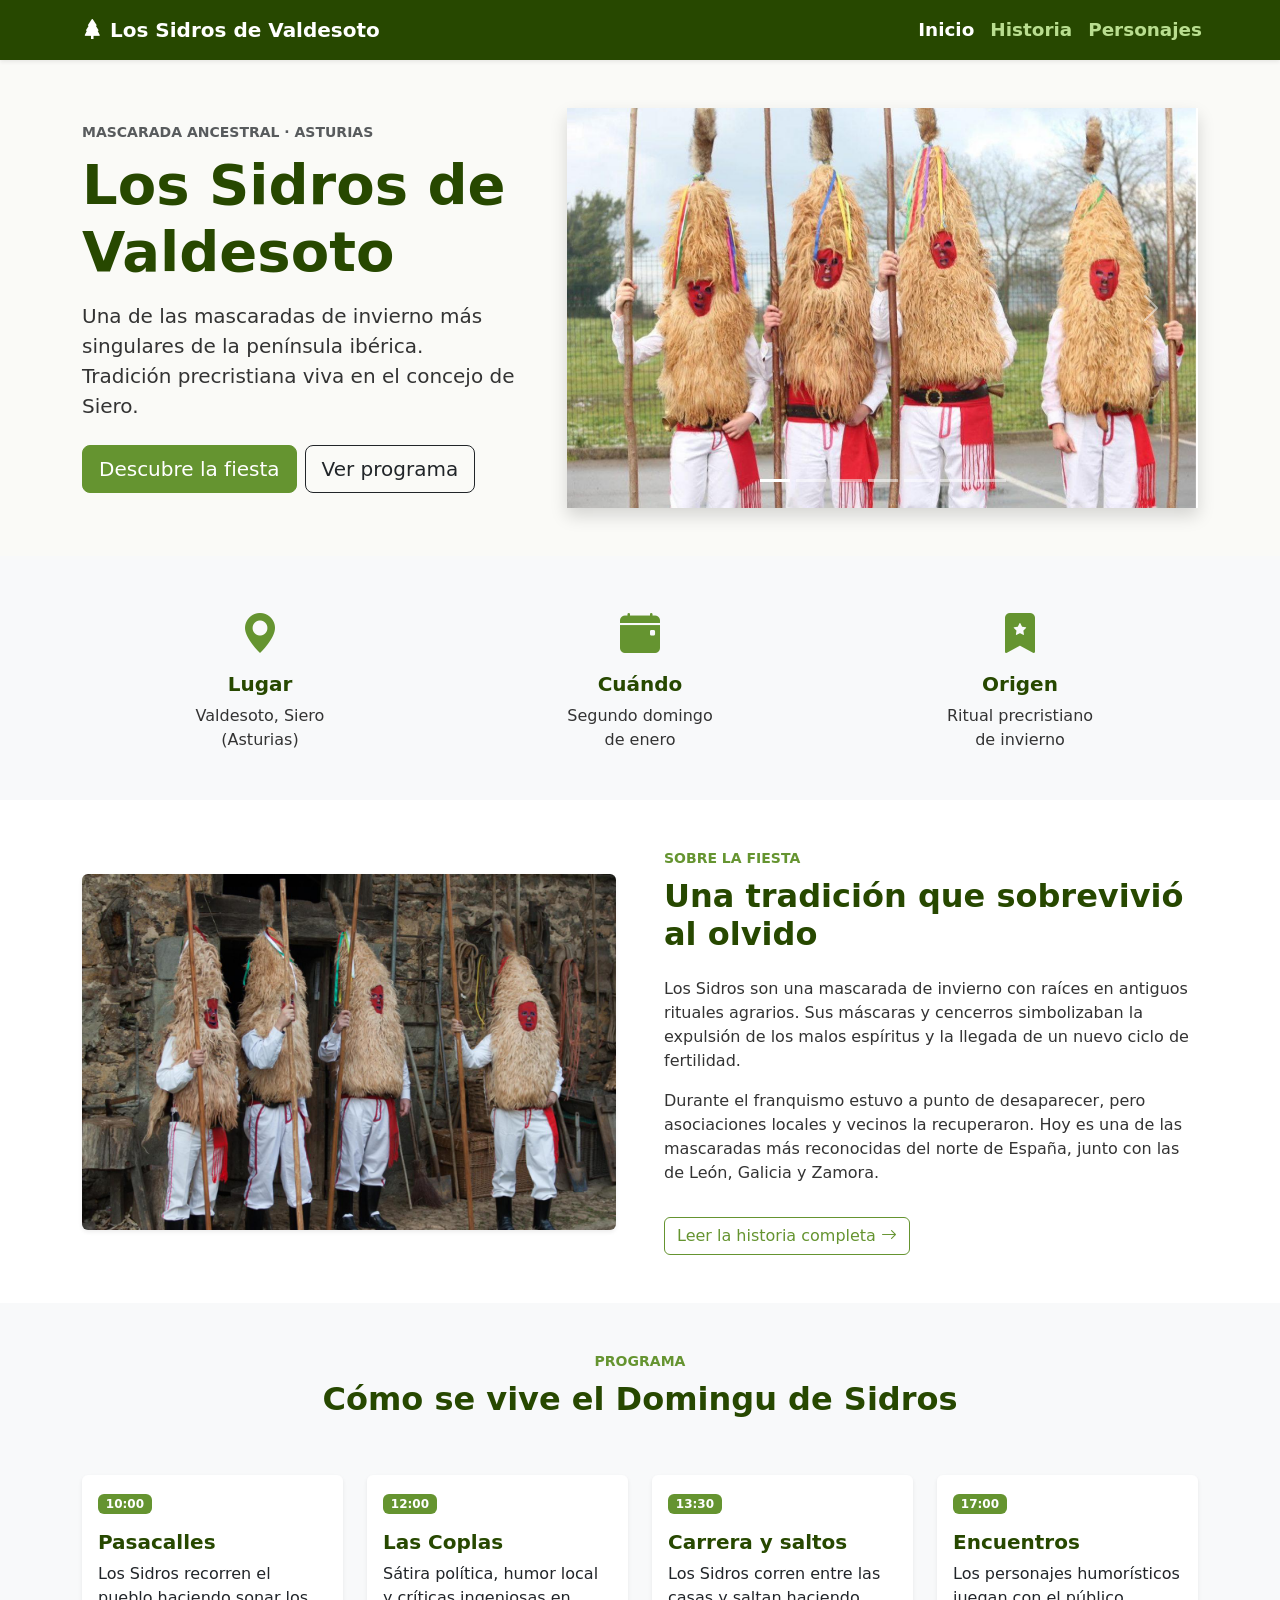
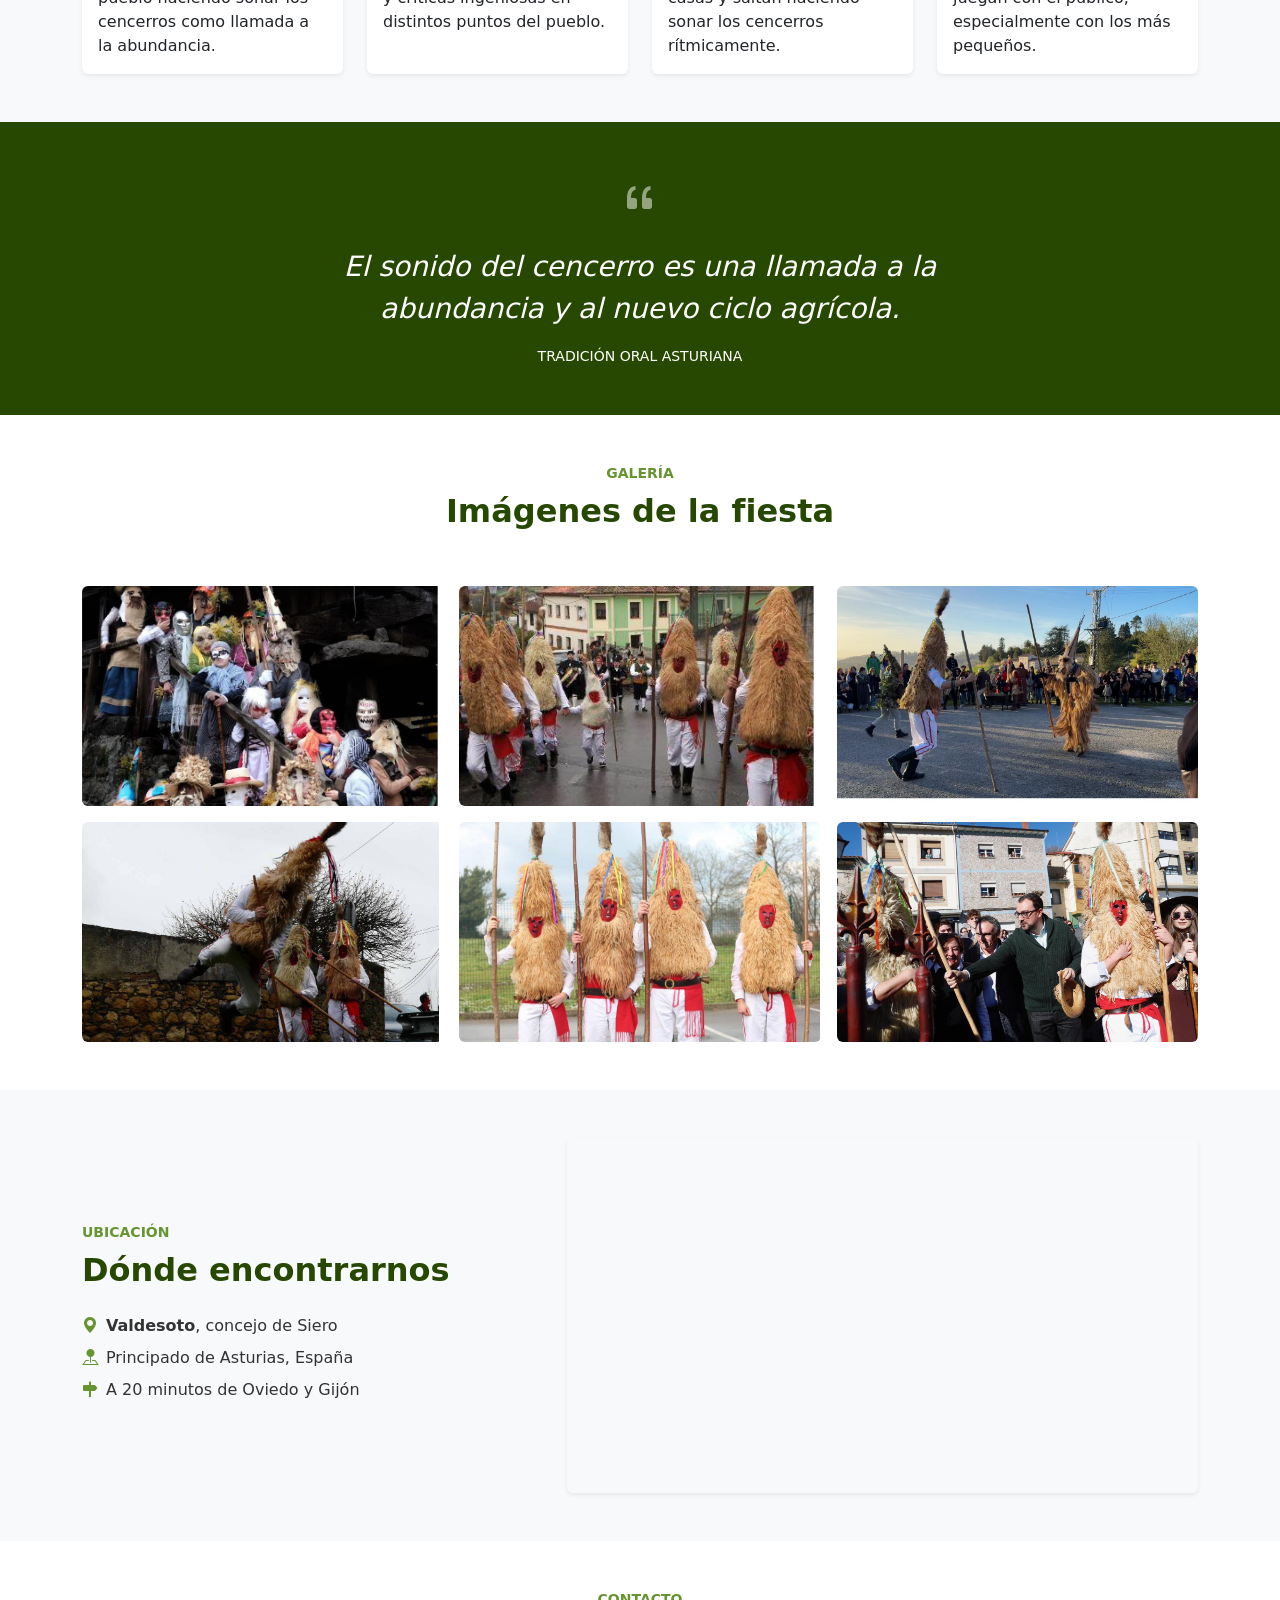
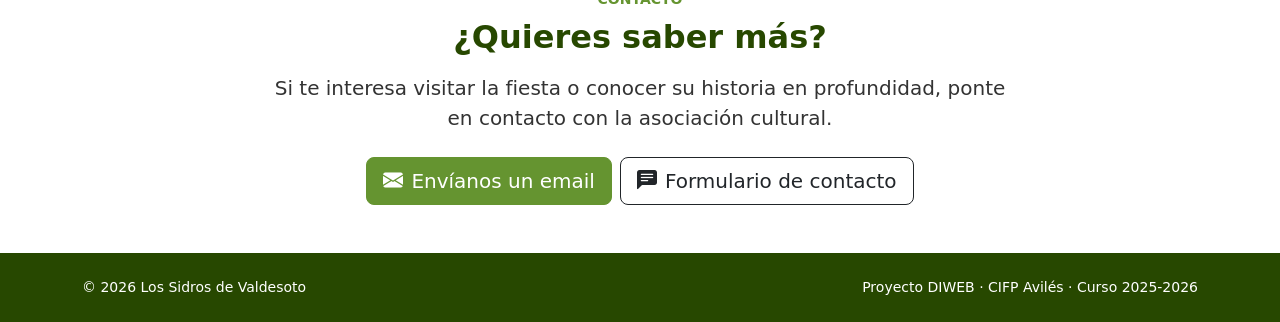
<file: index.html>
<!DOCTYPE html>
<html lang="es">
<head>
    <meta charset="UTF-8">
    <meta name="viewport" content="width=device-width, initial-scale=1">
    <title>Los Sidros de Valdesoto · Mascarada de invierno asturiana</title>
    <link href="https://cdn.jsdelivr.net/npm/bootstrap@5.3.3/dist/css/bootstrap.min.css" rel="stylesheet" integrity="sha384-QWTKZyjpPEjISv5WaRU9OFeRpok6YctnYmDr5pNlyT2bRjXh0JMhjY6hW+ALEwIH" crossorigin="anonymous">
    <link rel="stylesheet" href="https://cdn.jsdelivr.net/npm/bootstrap-icons@1.11.3/font/bootstrap-icons.css">
    <link rel="stylesheet" href="css/estilos.css">
</head>
<body>

    <!-- ===== BARRA DE NAVEGACIÓN (sticky) ===== -->
    <nav class="navbar navbar-expand-md bg-dark sticky-top shadow-sm" data-bs-theme="dark">
        <div class="container">
            <a class="navbar-brand text-white fw-bold" href="index.html">
                <i class="bi bi-tree-fill me-2"></i>Los Sidros de Valdesoto
            </a>
            <button class="navbar-toggler" type="button" data-bs-toggle="collapse" data-bs-target="#menu" aria-controls="menu" aria-expanded="false" aria-label="Abrir menú de navegación">
                <span class="navbar-toggler-icon"></span>
            </button>
            <div class="collapse navbar-collapse" id="menu">
                <ul class="navbar-nav ms-auto">
                    <li class="nav-item ms-4"><a class="nav-link active pagina" aria-current="page" href="index.html">Inicio</a></li>
                    <li class="nav-item"><a class="nav-link pagina" href="portfolio/historia.html">Historia</a></li>
                    <li class="nav-item"><a class="nav-link pagina" href="portfolio/personajes.html">Personajes</a></li>
                    <!-- <li class="nav-item"><a class="nav-link" href="#sobre">Sobre la fiesta</a></li>
                    <li class="nav-item"><a class="nav-link" href="#programa">Programa</a></li>
                    <li class="nav-item"><a class="nav-link" href="#galeria">Galería</a></li>
                    <li class="nav-item"><a class="nav-link" href="#contacto">Contacto</a></li>-->
                </ul>
            </div>
        </div>
    </nav>

    <!-- ===== HERO: TÍTULO + CARRUSEL ===== -->
    <header class="hero py-5">
        <div class="container">
            <div class="row align-items-center g-5">
                <div class="col-12 col-lg-5">
                    <p class="text-uppercase text-muted small fw-bold mb-2">Mascarada ancestral · Asturias</p>
                    <h1 class="display-4 fw-bold mb-3">Los Sidros de Valdesoto</h1>
                    <p class="lead mb-4">
                        Una de las mascaradas de invierno más singulares de la península ibérica.
                        Tradición precristiana viva en el concejo de Siero.
                    </p>
                    <div class="d-flex flex-wrap gap-2">
                        <a href="#sobre" class="btn btn-danger btn-lg">Descubre la fiesta</a>
                        <a href="#programa" class="btn btn-outline-dark btn-lg">Ver programa</a>
                    </div>
                </div>
                <div class="col-12 col-lg-7">
                    <div id="carruselSidros" class="carousel slide shadow" data-bs-ride="carousel">
                        <div class="carousel-indicators">
                            <button type="button" data-bs-target="#carruselSidros" data-bs-slide-to="0" class="active"></button>
                            <button type="button" data-bs-target="#carruselSidros" data-bs-slide-to="1"></button>
                            <button type="button" data-bs-target="#carruselSidros" data-bs-slide-to="2"></button>
                            <button type="button" data-bs-target="#carruselSidros" data-bs-slide-to="3"></button>
                            <button type="button" data-bs-target="#carruselSidros" data-bs-slide-to="4"></button>
                            <button type="button" data-bs-target="#carruselSidros" data-bs-slide-to="5"></button>
                            <button type="button" data-bs-target="#carruselSidros" data-bs-slide-to="6"></button>
                        </div>
                        <div class="carousel-inner">
                            <div class="carousel-item active">
                                <img src="img/sidrosAsturias.jpg" class="d-block w-100" alt="Sidros desfilando por Valdesoto">
                            </div>
                            <div class="carousel-item">
                                <img src="img/Reysidro.png" class="d-block w-100" alt="demonios de los sidros">
                            </div>
                            <div class="carousel-item">
                                <img src="img/sidrosBailando.jpg" class="d-block w-100" alt="Sidros bailando con cencerros">
                            </div>
                            <div class="carousel-item">
                                <img src="img/saltosidro.jpg" class="d-block w-100" alt="Sidro saltando un muro">
                            </div>
                            <div class="carousel-item">
                                <img src="img/sidrotractor.jpg" class="d-block w-100" alt="Sidro conduciendo un tractor">
                            </div>
                            <div class="carousel-item">
                                <img src="img/reydelossidros.png" class="d-block w-100" alt="demonios de los sidros">
                            </div>
                            <div class="carousel-item">
                                <img src="img/evil_sidros.jpg" class="d-block w-100" alt="demonios de los sidros">
                            </div>
                        </div>
                        <button class="carousel-control-prev" type="button" data-bs-target="#carruselSidros" data-bs-slide="prev">
                            <span class="carousel-control-prev-icon"></span>
                        </button>
                        <button class="carousel-control-next" type="button" data-bs-target="#carruselSidros" data-bs-slide="next">
                            <span class="carousel-control-next-icon"></span>
                        </button>
                    </div>
                </div>
            </div>
        </div>
    </header>

    <!-- ===== DATOS CLAVE (3 columnas) ===== -->
    <section class="py-5 bg-light">
        <div class="container">
            <h2 class="visually-hidden">Datos clave de la fiesta</h2>
            <div class="row text-center g-4">
                <div class="col-12 col-md-4">
                    <i class="bi bi-geo-alt-fill fs-1 mb-2 d-block"></i>
                    <h3 class="fs-5 fw-bold">Lugar</h3>
                    <p class="mb-0">Valdesoto, Siero<br>(Asturias)</p>
                </div>
                <div class="col-12 col-md-4">
                    <i class="bi bi-calendar-event-fill fs-1 mb-2 d-block"></i>
                    <h3 class="fs-5 fw-bold">Cuándo</h3>
                    <p class="mb-0">Segundo domingo<br>de enero</p>
                </div>
                <div class="col-12 col-md-4">
                    <i class="bi bi-bookmark-star-fill fs-1 mb-2 d-block"></i>
                    <h3 class="fs-5 fw-bold">Origen</h3>
                    <p class="mb-0">Ritual precristiano<br>de invierno</p>
                </div>
            </div>
        </div>
    </section>

    <!-- ===== SOBRE LA FIESTA ===== -->
    <section id="sobre" class="py-5">
        <div class="container">
            <div class="row align-items-center g-5">
                <div class="col-12 col-md-6">
                    <img src="img/Encuentro121scaled.jpg" alt="Encuentro de Sidros" class="img-fluid rounded shadow-sm">
                </div>
                <div class="col-12 col-md-6">
                    <p class="text-uppercase text-danger small fw-bold mb-2">Sobre la fiesta</p>
                    <h2 class="fw-bold mb-4">Una tradición que sobrevivió al olvido</h2>
                    <p>
                        Los Sidros son una mascarada de invierno con raíces en antiguos rituales
                        agrarios. Sus máscaras y cencerros simbolizaban la expulsión de los malos
                        espíritus y la llegada de un nuevo ciclo de fertilidad.
                    </p>
                    <p>
                        Durante el franquismo estuvo a punto de desaparecer, pero asociaciones locales
                        y vecinos la recuperaron. Hoy es una de las mascaradas más reconocidas del norte
                        de España, junto con las de León, Galicia y Zamora.
                    </p>
                    <a href="portfolio/historia.html" class="btn btn-outline-danger mt-3">
                        Leer la historia completa <i class="bi bi-arrow-right"></i>
                    </a>
                </div>
            </div>
        </div>
    </section>

    <!-- ===== PROGRAMA DEL DÍA ===== -->
    <section id="programa" class="py-5 bg-light">
        <div class="container">
            <div class="row text-center mb-5">
                <div class="col-12">
                    <p class="text-uppercase text-danger small fw-bold mb-2">Programa</p>
                    <h2 class="fw-bold">Cómo se vive el Domingu de Sidros</h2>
                </div>
            </div>
            <div class="row g-4">
                <div class="col-12 col-md-6 col-lg-3">
                    <div class="card h-100 border-0 shadow-sm">
                        <div class="card-body">
                            <span class="badge bg-danger mb-3">10:00</span>
                            <h3 class="fs-5 fw-bold">Pasacalles</h3>
                            <p class="card-text mb-0">Los Sidros recorren el pueblo haciendo sonar los cencerros como llamada a la abundancia.</p>
                        </div>
                    </div>
                </div>
                <div class="col-12 col-md-6 col-lg-3">
                    <div class="card h-100 border-0 shadow-sm">
                        <div class="card-body">
                            <span class="badge bg-danger mb-3">12:00</span>
                            <h3 class="fs-5 fw-bold">Las Coplas</h3>
                            <p class="card-text mb-0">Sátira política, humor local y críticas ingeniosas en distintos puntos del pueblo.</p>
                        </div>
                    </div>
                </div>
                <div class="col-12 col-md-6 col-lg-3">
                    <div class="card h-100 border-0 shadow-sm">
                        <div class="card-body">
                            <span class="badge bg-danger mb-3">13:30</span>
                            <h3 class="fs-5 fw-bold">Carrera y saltos</h3>
                            <p class="card-text mb-0">Los Sidros corren entre las casas y saltan haciendo sonar los cencerros rítmicamente.</p>
                        </div>
                    </div>
                </div>
                <div class="col-12 col-md-6 col-lg-3">
                    <div class="card h-100 border-0 shadow-sm">
                        <div class="card-body">
                            <span class="badge bg-danger mb-3">17:00</span>
                            <h3 class="fs-5 fw-bold">Encuentros</h3>
                            <p class="card-text mb-0">Los personajes humorísticos juegan con el público, especialmente con los más pequeños.</p>
                        </div>
                    </div>
                </div>
            </div>
        </div>
    </section>

    <!-- ===== CITA DESTACADA ===== -->
    <section class="py-5 bg-dark text-white">
        <div class="container">
            <div class="row justify-content-center">
                <div class="col-12 col-lg-8 text-center">
                    <h2 class="visually-hidden">Cita destacada</h2>
                    <i class="bi bi-quote fs-1 mb-3 d-block opacity-50"></i>
                    <p class="fs-3 fw-light fst-italic mb-3">
                        El sonido del cencerro es una llamada a la abundancia
                        y al nuevo ciclo agrícola.
                    </p>
                    <p class="text-uppercase small mb-0">Tradición oral asturiana</p>
                </div>
            </div>
        </div>
    </section>

    <!-- ===== GALERÍA DESTACADA ===== -->
    <section id="galeria" class="py-5">
        <div class="container">
            <div class="row text-center mb-5">
                <div class="col-12">
                    <p class="text-uppercase text-danger small fw-bold mb-2">Galería</p>
                    <h2 class="fw-bold">Imágenes de la fiesta</h2>
                </div>
            </div>
            <div class="row g-3 galeria-home">
                <div class="col-6 col-md-4">
                    <img src="img/sidrosNinos.jpg" alt="Niños participando en la fiesta" class="img-fluid rounded">
                </div>
                <div class="col-6 col-md-4">
                    <img src="img/sidroscomediesoviedo12.jpg" alt="Sidros en Oviedo" class="img-fluid rounded">
                </div>
                <div class="col-6 col-md-4">
                    <img src="img/sidrosBailando.jpg" alt="Sidros bailando" class="img-fluid rounded">
                </div>
                <div class="col-6 col-md-4">
                    <img src="img/saltosidro.jpg" alt="Sidro saltando" class="img-fluid rounded">
                </div>
                <div class="col-6 col-md-4">
                    <img src="img/sidrosAsturias.jpg" alt="Sidros desfilando" class="img-fluid rounded">
                </div>
                <div class="col-6 col-md-4">
                    <img src="img/Presidente_Domingu_Sidros_y_Comedies.jpg" alt="Visita oficial" class="img-fluid rounded">
                </div>
            </div>
        </div>
    </section>

    <!-- ===== UBICACIÓN (mapa) ===== -->
    <section class="py-5 bg-light">
        <div class="container">
            <div class="row align-items-center g-5">
                <div class="col-12 col-md-5">
                    <p class="text-uppercase text-danger small fw-bold mb-2">Ubicación</p>
                    <h2 class="fw-bold mb-4">Dónde encontrarnos</h2>
                    <p class="mb-2"><i class="bi bi-geo-alt-fill text-danger me-2"></i><b>Valdesoto</b>, concejo de Siero</p>
                    <p class="mb-2"><i class="bi bi-pin-map-fill text-danger me-2"></i>Principado de Asturias, España</p>
                    <p class="mb-2"><i class="bi bi-signpost-fill text-danger me-2"></i>A 20 minutos de Oviedo y Gijón</p>
                </div>
                <div class="col-12 col-md-7">
                    <div class="ratio ratio-16x9 shadow-sm rounded overflow-hidden">
                        <iframe
                            src="https://www.openstreetmap.org/export/embed.html?bbox=-5.6500,43.4000,-5.5500,43.4500&amp;layer=mapnik&amp;marker=43.4250,-5.6000"
                            title="Mapa de Valdesoto"
                            style="border:0;"
                            loading="lazy"
                            referrerpolicy="no-referrer-when-downgrade">
                        </iframe>
                    </div>
                </div>
            </div>
        </div>
    </section>

    <!-- ===== LLAMADA A LA ACCIÓN / CONTACTO ===== -->
    <section id="contacto" class="py-5">
        <div class="container">
            <div class="row justify-content-center">
                <div class="col-12 col-lg-8 text-center">
                    <p class="text-uppercase text-danger small fw-bold mb-2">Contacto</p>
                    <h2 class="fw-bold mb-3">¿Quieres saber más?</h2>
                    <p class="lead mb-4">
                        Si te interesa visitar la fiesta o conocer su historia en profundidad,
                        ponte en contacto con la asociación cultural.
                    </p>
                    <div class="d-flex justify-content-center flex-wrap gap-2">
                        <a href="mailto:info@sidrosvaldesoto.es" class="btn btn-danger btn-lg">
                            <i class="bi bi-envelope-fill me-2"></i>Envíanos un email
                        </a>
                        <a href="portfolio/personajes.html#contacto" class="btn btn-outline-dark btn-lg">
                            <i class="bi bi-chat-left-text-fill me-2"></i>Formulario de contacto
                        </a>
                    </div>
                </div>
            </div>
        </div>
    </section>

    <!-- ===== PIE DE PÁGINA ===== -->
    <footer class="bg-dark text-white py-4">
        <div class="container">
            <div class="row align-items-center">
                <div class="col-12 col-md-6 text-center text-md-start mb-2 mb-md-0">
                    <p class="mb-0 small">© 2026 Los Sidros de Valdesoto</p>
                </div>
                <div class="col-12 col-md-6 text-center text-md-end">
                    <p class="mb-0 small">Proyecto DIWEB · CIFP Avilés · Curso 2025-2026</p>
                </div>
            </div>
        </div>
    </footer>

    <script src="https://cdn.jsdelivr.net/npm/bootstrap@5.3.3/dist/js/bootstrap.bundle.min.js" integrity="sha384-YvpcrYf0tY3lHB60NNkmXc5s9fDVZLESaAA55NDzOxhy9GkcIdslK1eN7N6jIeHz" crossorigin="anonymous"></script>
</body>
</html>
</file>
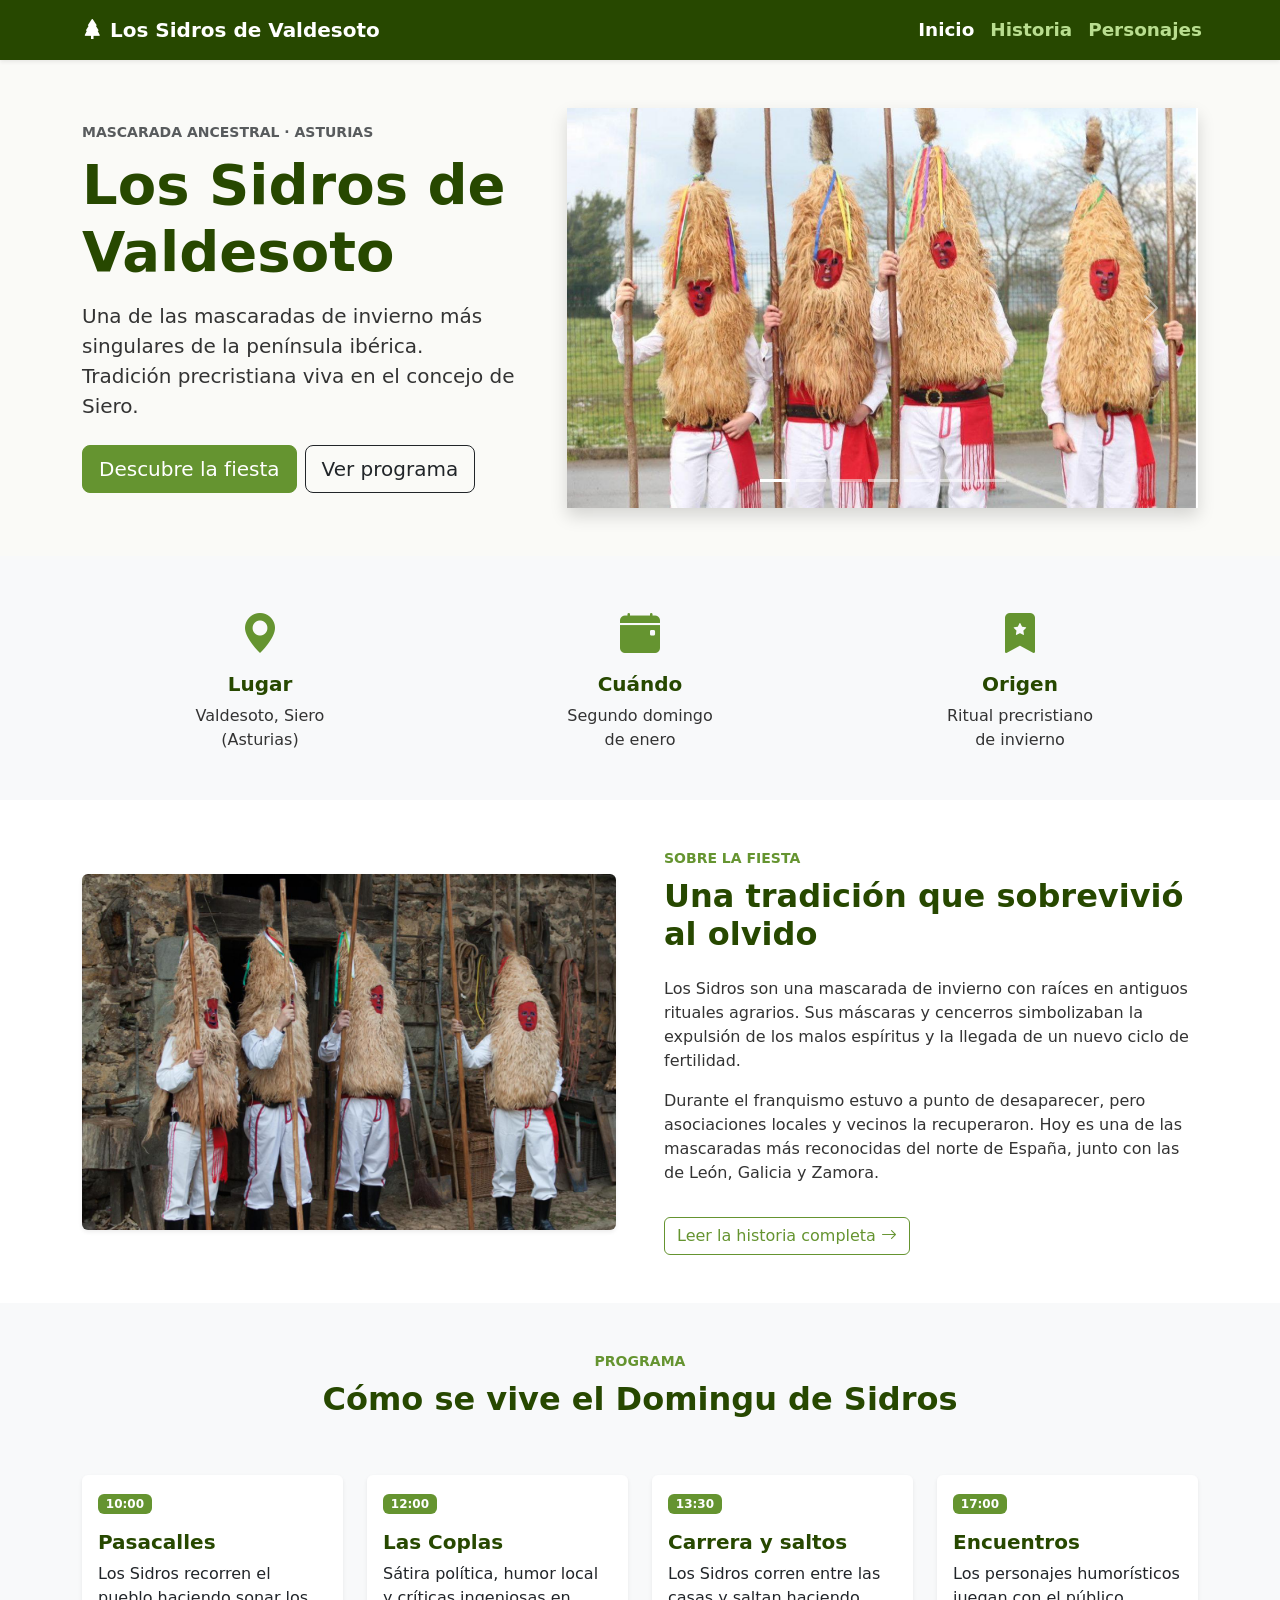
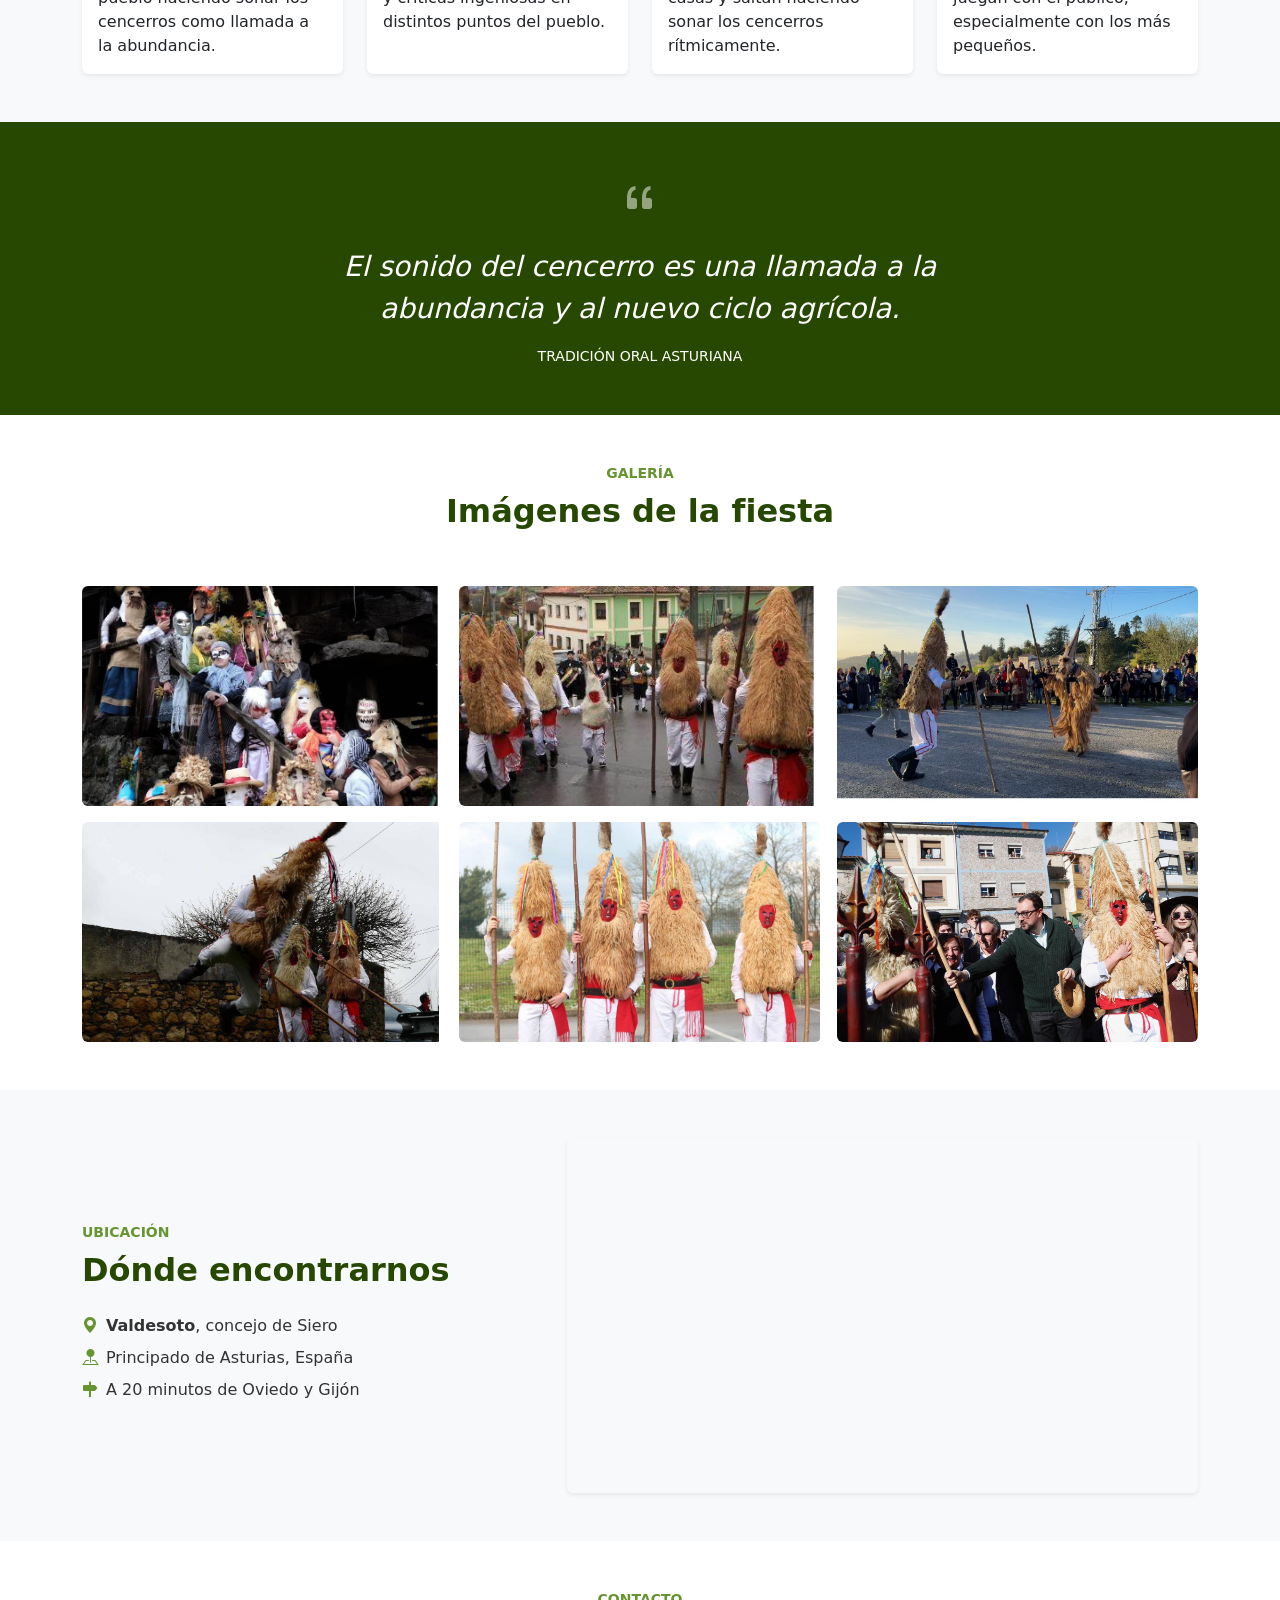
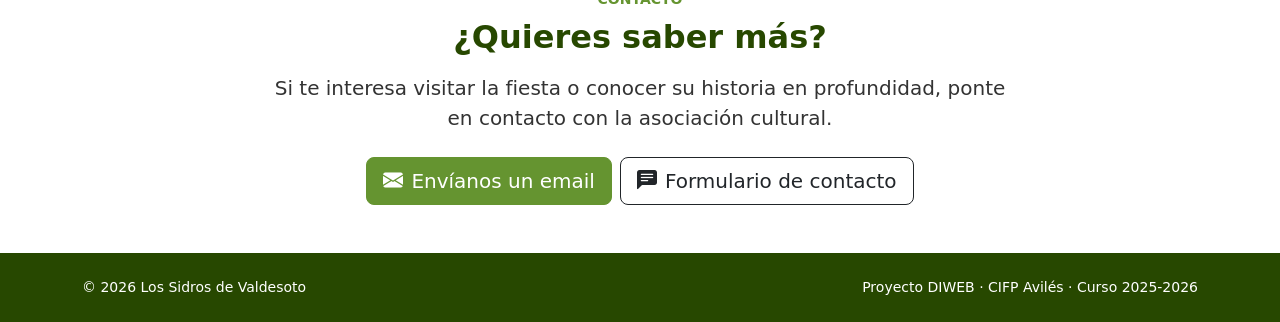
<file: sidros-valdesoto/index.html>
<!DOCTYPE html>
<html lang="es">
<head>
    <meta charset="UTF-8">
    <meta name="viewport" content="width=device-width, initial-scale=1">
    <title>Los Sidros de Valdesoto · Mascarada de invierno asturiana</title>
    <link href="https://cdn.jsdelivr.net/npm/bootstrap@5.3.3/dist/css/bootstrap.min.css" rel="stylesheet" integrity="sha384-QWTKZyjpPEjISv5WaRU9OFeRpok6YctnYmDr5pNlyT2bRjXh0JMhjY6hW+ALEwIH" crossorigin="anonymous">
    <link rel="stylesheet" href="https://cdn.jsdelivr.net/npm/bootstrap-icons@1.11.3/font/bootstrap-icons.css">
    <link rel="stylesheet" href="css/estilos.css">
</head>
<body>

    <!-- ===== BARRA DE NAVEGACIÓN (sticky) ===== -->
    <nav class="navbar navbar-expand-md bg-dark sticky-top shadow-sm" data-bs-theme="dark">
        <div class="container">
            <a class="navbar-brand text-white fw-bold" href="index.html">
                <i class="bi bi-tree-fill me-2"></i>Los Sidros de Valdesoto
            </a>
            <button class="navbar-toggler" type="button" data-bs-toggle="collapse" data-bs-target="#menu" aria-controls="menu" aria-expanded="false" aria-label="Abrir menú de navegación">
                <span class="navbar-toggler-icon"></span>
            </button>
            <div class="collapse navbar-collapse" id="menu">
                <ul class="navbar-nav ms-auto">
                    <li class="nav-item ms-4"><a class="nav-link active pagina" aria-current="page" href="index.html">Inicio</a></li>
                    <li class="nav-item"><a class="nav-link pagina" href="portfolio/historia.html">Historia</a></li>
                    <li class="nav-item"><a class="nav-link pagina" href="portfolio/personajes.html">Personajes</a></li>
                    <!-- <li class="nav-item"><a class="nav-link" href="#sobre">Sobre la fiesta</a></li> 
                    <li class="nav-item"><a class="nav-link" href="#programa">Programa</a></li>
                    <li class="nav-item"><a class="nav-link" href="#galeria">Galería</a></li>
                    <li class="nav-item"><a class="nav-link" href="#contacto">Contacto</a></li>-->
                    
                </ul>
            </div>
        </div>
    </nav>

    <!-- ===== HERO: TÍTULO + CARRUSEL ===== -->
    <header class="hero py-5">
        <div class="container">
            <div class="row align-items-center g-5">
                <div class="col-12 col-lg-5">
                    <p class="text-uppercase text-muted small fw-bold mb-2">Mascarada ancestral · Asturias</p>
                    <h1 class="display-4 fw-bold mb-3">Los Sidros de Valdesoto</h1>
                    <p class="lead mb-4">
                        Una de las mascaradas de invierno más singulares de la península ibérica.
                        Tradición precristiana viva en el concejo de Siero.
                    </p>
                    <div class="d-flex flex-wrap gap-2">
                        <a href="#sobre" class="btn btn-danger btn-lg">Descubre la fiesta</a>
                        <a href="#programa" class="btn btn-outline-dark btn-lg">Ver programa</a>
                    </div>
                </div>
                <div class="col-12 col-lg-7">
                    <div id="carruselSidros" class="carousel slide shadow" data-bs-ride="carousel">
                        <div class="carousel-indicators">
                            <button type="button" data-bs-target="#carruselSidros" data-bs-slide-to="0" class="active"></button>
                            <button type="button" data-bs-target="#carruselSidros" data-bs-slide-to="1"></button>
                            <button type="button" data-bs-target="#carruselSidros" data-bs-slide-to="2"></button>
                            <button type="button" data-bs-target="#carruselSidros" data-bs-slide-to="3"></button>
                            <button type="button" data-bs-target="#carruselSidros" data-bs-slide-to="4"></button>
                            <button type="button" data-bs-target="#carruselSidros" data-bs-slide-to="5"></button>
                            <button type="button" data-bs-target="#carruselSidros" data-bs-slide-to="6"></button>
                        </div>
                        <div class="carousel-inner">
                            <div class="carousel-item active">
                                <img src="img/sidrosAsturias.jpg" class="d-block w-100" alt="Sidros desfilando por Valdesoto">
                            </div>
                            <div class="carousel-item">
                                <img src="img/Reysidro.png" class="d-block w-100" alt="demonios de los sidros">
                            </div>
                            <div class="carousel-item">
                                <img src="img/sidrosBailando.jpg" class="d-block w-100" alt="Sidros bailando con cencerros">
                            </div>
                            <div class="carousel-item">
                                <img src="img/saltosidro.jpg" class="d-block w-100" alt="Sidro saltando un muro">
                            </div>
                            <div class="carousel-item">
                                <img src="img/sidrotractor.jpg" class="d-block w-100" alt="Sidro conduciendo un tractor">
                            </div>
                            <div class="carousel-item">
                                <img src="img/reydelossidros.png" class="d-block w-100" alt="demonios de los sidros">
                            </div>
                            <div class="carousel-item">
                                <img src="img/evil_sidros.jpg" class="d-block w-100" alt="demonios de los sidros">
                            </div>
                        </div>
                        <button class="carousel-control-prev" type="button" data-bs-target="#carruselSidros" data-bs-slide="prev">
                            <span class="carousel-control-prev-icon"></span>
                        </button>
                        <button class="carousel-control-next" type="button" data-bs-target="#carruselSidros" data-bs-slide="next">
                            <span class="carousel-control-next-icon"></span>
                        </button>
                    </div>
                </div>
            </div>
        </div>
    </header>

    <!-- ===== DATOS CLAVE (3 columnas) ===== -->
    <section class="py-5 bg-light">
        <div class="container">
            <div class="row text-center g-4">
                <div class="col-12 col-md-4">
                    <i class="bi bi-geo-alt-fill fs-1 mb-2 d-block"></i>
                    <h3 class="fs-5 fw-bold">Lugar</h3>
                    <p class="mb-0">Valdesoto, Siero<br>(Asturias)</p>
                </div>
                <div class="col-12 col-md-4">
                    <i class="bi bi-calendar-event-fill fs-1 mb-2 d-block"></i>
                    <h3 class="fs-5 fw-bold">Cuándo</h3>
                    <p class="mb-0">Segundo domingo<br>de enero</p>
                </div>
                <div class="col-12 col-md-4">
                    <i class="bi bi-bookmark-star-fill fs-1 mb-2 d-block"></i>
                    <h3 class="fs-5 fw-bold">Origen</h3>
                    <p class="mb-0">Ritual precristiano<br>de invierno</p>
                </div>
            </div>
        </div>
    </section>

    <!-- ===== SOBRE LA FIESTA ===== -->
    <section id="sobre" class="py-5">
        <div class="container">
            <div class="row align-items-center g-5">
                <div class="col-12 col-md-6">
                    <img src="img/Encuentro121scaled.jpg" alt="Encuentro de Sidros" class="img-fluid rounded shadow-sm">
                </div>
                <div class="col-12 col-md-6">
                    <p class="text-uppercase text-danger small fw-bold mb-2">Sobre la fiesta</p>
                    <h2 class="fw-bold mb-4">Una tradición que sobrevivió al olvido</h2>
                    <p>
                        Los Sidros son una mascarada de invierno con raíces en antiguos rituales
                        agrarios. Sus máscaras y cencerros simbolizaban la expulsión de los malos
                        espíritus y la llegada de un nuevo ciclo de fertilidad.
                    </p>
                    <p>
                        Durante el franquismo estuvo a punto de desaparecer, pero asociaciones locales
                        y vecinos la recuperaron. Hoy es una de las mascaradas más reconocidas del norte
                        de España, junto con las de León, Galicia y Zamora.
                    </p>
                    <a href="portfolio/historia.html" class="btn btn-outline-danger mt-3">
                        Leer la historia completa <i class="bi bi-arrow-right"></i>
                    </a>
                </div>
            </div>
        </div>
    </section>

    <!-- ===== PROGRAMA DEL DÍA ===== -->
    <section id="programa" class="py-5 bg-light">
        <div class="container">
            <div class="row text-center mb-5">
                <div class="col-12">
                    <p class="text-uppercase text-danger small fw-bold mb-2">Programa</p>
                    <h2 class="fw-bold">Cómo se vive el Domingu de Sidros</h2>
                </div>
            </div>
            <div class="row g-4">
                <div class="col-12 col-md-6 col-lg-3">
                    <div class="card h-100 border-0 shadow-sm">
                        <div class="card-body">
                            <span class="badge bg-danger mb-3">10:00</span>
                            <h3 class="fs-5 fw-bold">Pasacalles</h3>
                            <p class="card-text mb-0">Los Sidros recorren el pueblo haciendo sonar los cencerros como llamada a la abundancia.</p>
                        </div>
                    </div>
                </div>
                <div class="col-12 col-md-6 col-lg-3">
                    <div class="card h-100 border-0 shadow-sm">
                        <div class="card-body">
                            <span class="badge bg-danger mb-3">12:00</span>
                            <h3 class="fs-5 fw-bold">Las Coplas</h3>
                            <p class="card-text mb-0">Sátira política, humor local y críticas ingeniosas en distintos puntos del pueblo.</p>
                        </div>
                    </div>
                </div>
                <div class="col-12 col-md-6 col-lg-3">
                    <div class="card h-100 border-0 shadow-sm">
                        <div class="card-body">
                            <span class="badge bg-danger mb-3">13:30</span>
                            <h3 class="fs-5 fw-bold">Carrera y saltos</h3>
                            <p class="card-text mb-0">Los Sidros corren entre las casas y saltan haciendo sonar los cencerros rítmicamente.</p>
                        </div>
                    </div>
                </div>
                <div class="col-12 col-md-6 col-lg-3">
                    <div class="card h-100 border-0 shadow-sm">
                        <div class="card-body">
                            <span class="badge bg-danger mb-3">17:00</span>
                            <h3 class="fs-5 fw-bold">Encuentros</h3>
                            <p class="card-text mb-0">Los personajes humorísticos juegan con el público, especialmente con los más pequeños.</p>
                        </div>
                    </div>
                </div>
            </div>
        </div>
    </section>

    <!-- ===== CITA DESTACADA ===== -->
    <section class="py-5 bg-dark text-white">
        <div class="container">
            <div class="row justify-content-center">
                <div class="col-12 col-lg-8 text-center">
                    <i class="bi bi-quote fs-1 mb-3 d-block opacity-50"></i>
                    <p class="fs-3 fw-light fst-italic mb-3">
                        El sonido del cencerro es una llamada a la abundancia
                        y al nuevo ciclo agrícola.
                    </p>
                    <p class="text-uppercase small mb-0">Tradición oral asturiana</p>
                </div>
            </div>
        </div>
    </section>

    <!-- ===== GALERÍA DESTACADA ===== -->
    <section id="galeria" class="py-5">
        <div class="container">
            <div class="row text-center mb-5">
                <div class="col-12">
                    <p class="text-uppercase text-danger small fw-bold mb-2">Galería</p>
                    <h2 class="fw-bold">Imágenes de la fiesta</h2>
                </div>
            </div>
            <div class="row g-3 galeria-home">
                <div class="col-6 col-md-4">
                    <img src="img/sidrosNinos.jpg" alt="Niños participando en la fiesta" class="img-fluid rounded">
                </div>
                <div class="col-6 col-md-4">
                    <img src="img/sidroscomediesoviedo12.jpg" alt="Sidros en Oviedo" class="img-fluid rounded">
                </div>
                <div class="col-6 col-md-4">
                    <img src="img/sidrosBailando.jpg" alt="Sidros bailando" class="img-fluid rounded">
                </div>
                <div class="col-6 col-md-4">
                    <img src="img/saltosidro.jpg" alt="Sidro saltando" class="img-fluid rounded">
                </div>
                <div class="col-6 col-md-4">
                    <img src="img/sidrosAsturias.jpg" alt="Sidros desfilando" class="img-fluid rounded">
                </div>
                <div class="col-6 col-md-4">
                    <img src="img/Presidente_Domingu_Sidros_y_Comedies.jpg" alt="Visita oficial" class="img-fluid rounded">
                </div>
            </div>
        </div>
    </section>

    <!-- ===== UBICACIÓN (mapa) ===== -->
    <section class="py-5 bg-light">
        <div class="container">
            <div class="row align-items-center g-5">
                <div class="col-12 col-md-5">
                    <p class="text-uppercase text-danger small fw-bold mb-2">Ubicación</p>
                    <h2 class="fw-bold mb-4">Dónde encontrarnos</h2>
                    <p class="mb-2"><i class="bi bi-geo-alt-fill text-danger me-2"></i><b>Valdesoto</b>, concejo de Siero</p>
                    <p class="mb-2"><i class="bi bi-pin-map-fill text-danger me-2"></i>Principado de Asturias, España</p>
                    <p class="mb-2"><i class="bi bi-signpost-fill text-danger me-2"></i>A 20 minutos de Oviedo y Gijón</p>
                </div>
                <div class="col-12 col-md-7">
                    <div class="ratio ratio-16x9 shadow-sm rounded overflow-hidden">
                        <iframe
                            src="https://www.openstreetmap.org/export/embed.html?bbox=-5.6500,43.4000,-5.5500,43.4500&amp;layer=mapnik&amp;marker=43.4250,-5.6000"
                            title="Mapa de Valdesoto"
                            style="border:0;"
                            loading="lazy"
                            referrerpolicy="no-referrer-when-downgrade">
                        </iframe>
                    </div>
                </div>
            </div>
        </div>
    </section>

    <!-- ===== LLAMADA A LA ACCIÓN / CONTACTO ===== -->
    <section id="contacto" class="py-5">
        <div class="container">
            <div class="row justify-content-center">
                <div class="col-12 col-lg-8 text-center">
                    <p class="text-uppercase text-danger small fw-bold mb-2">Contacto</p>
                    <h2 class="fw-bold mb-3">¿Quieres saber más?</h2>
                    <p class="lead mb-4">
                        Si te interesa visitar la fiesta o conocer su historia en profundidad,
                        ponte en contacto con la asociación cultural.
                    </p>
                    <div class="d-flex justify-content-center flex-wrap gap-2">
                        <a href="mailto:info@sidrosvaldesoto.es" class="btn btn-danger btn-lg">
                            <i class="bi bi-envelope-fill me-2"></i>Envíanos un email
                        </a>
                        <a href="portfolio/personajes.html#contacto" class="btn btn-outline-dark btn-lg">
                            <i class="bi bi-chat-left-text-fill me-2"></i>Formulario de contacto
                        </a>
                    </div>
                </div>
            </div>
        </div>
    </section>

    <!-- ===== PIE DE PÁGINA ===== -->
    <footer class="bg-dark text-white py-4">
        <div class="container">
            <div class="row align-items-center">
                <div class="col-12 col-md-6 text-center text-md-start mb-2 mb-md-0">
                    <p class="mb-0 small">© 2026 Los Sidros de Valdesoto</p>
                </div>
                <div class="col-12 col-md-6 text-center text-md-end">
                    <p class="mb-0 small">Proyecto DIWEB · CIFP Avilés · Curso 2025-2026</p>
                </div>
            </div>
        </div>
    </footer>

    <script src="https://cdn.jsdelivr.net/npm/bootstrap@5.3.3/dist/js/bootstrap.bundle.min.js" integrity="sha384-YvpcrYf0tY3lHB60NNkmXc5s9fDVZLESaAA55NDzOxhy9GkcIdslK1eN7N6jIeHz" crossorigin="anonymous"></script>
</body>
</html>
</file>
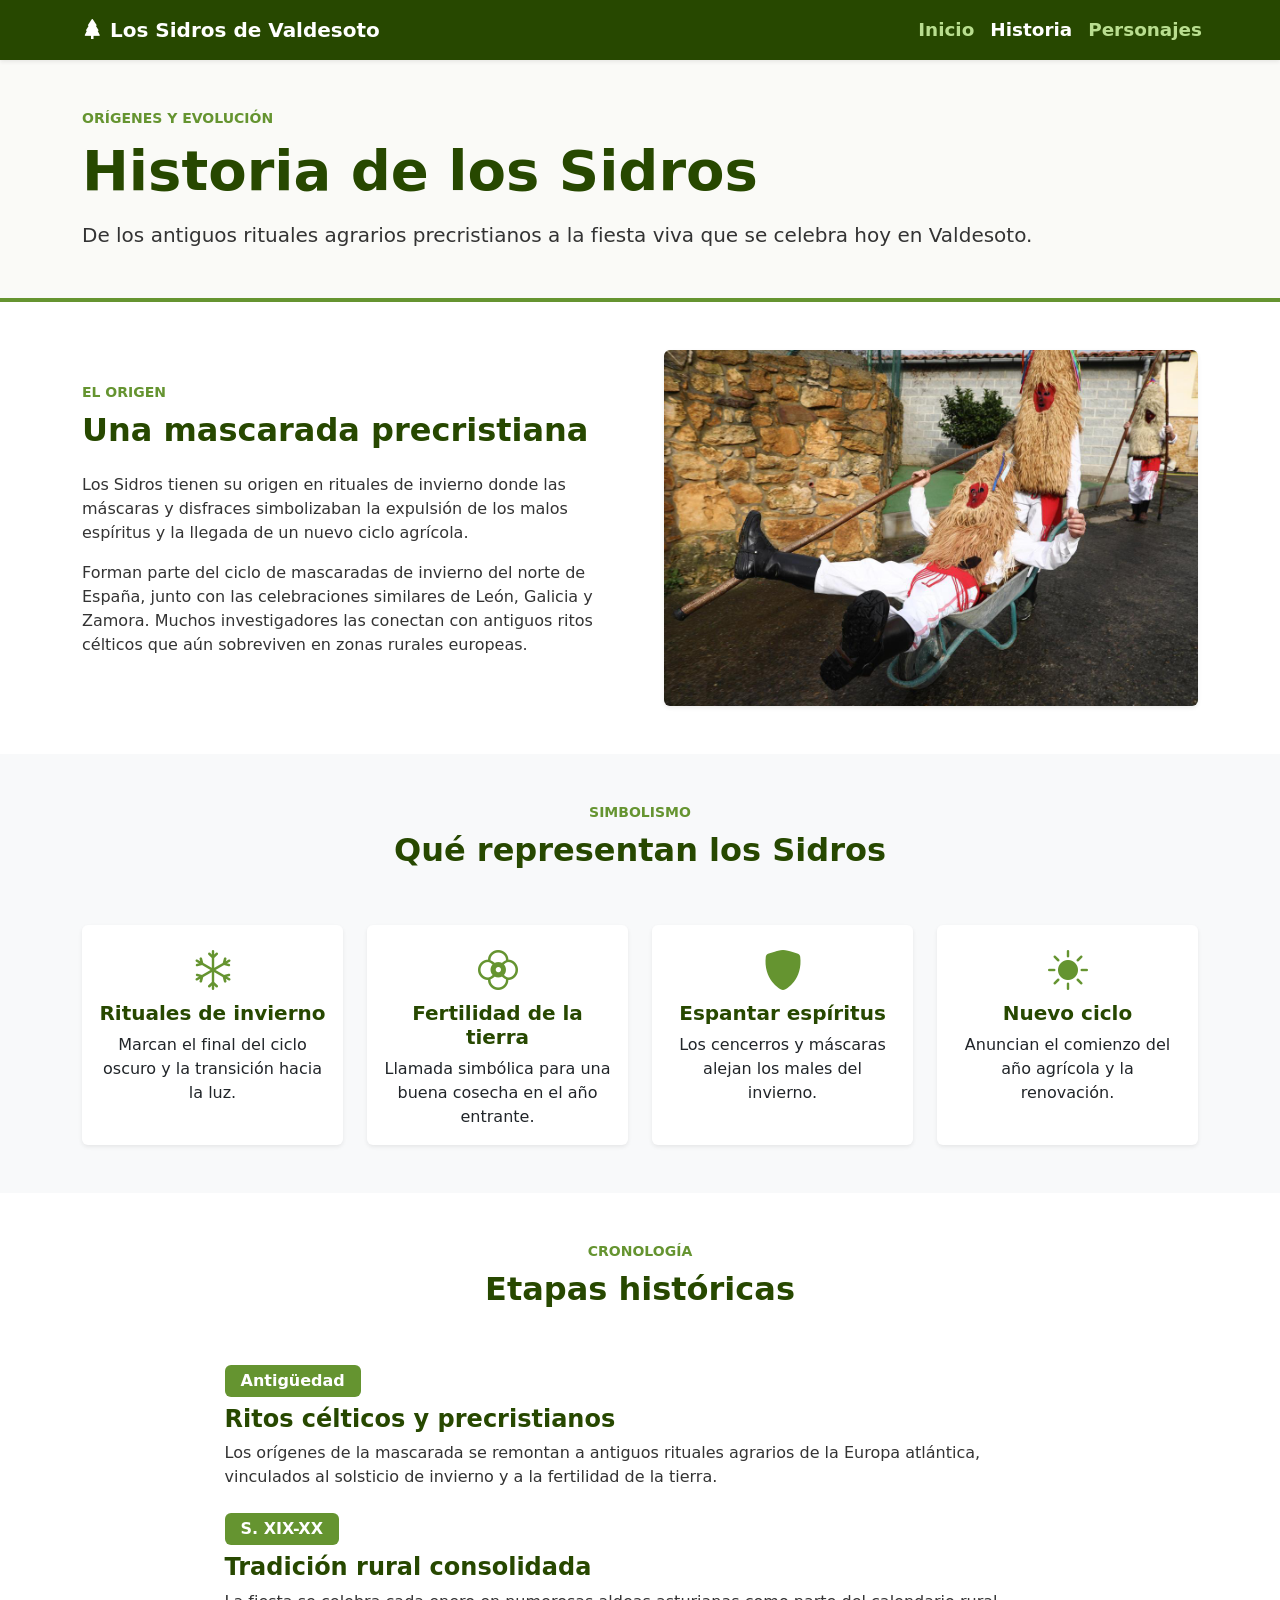
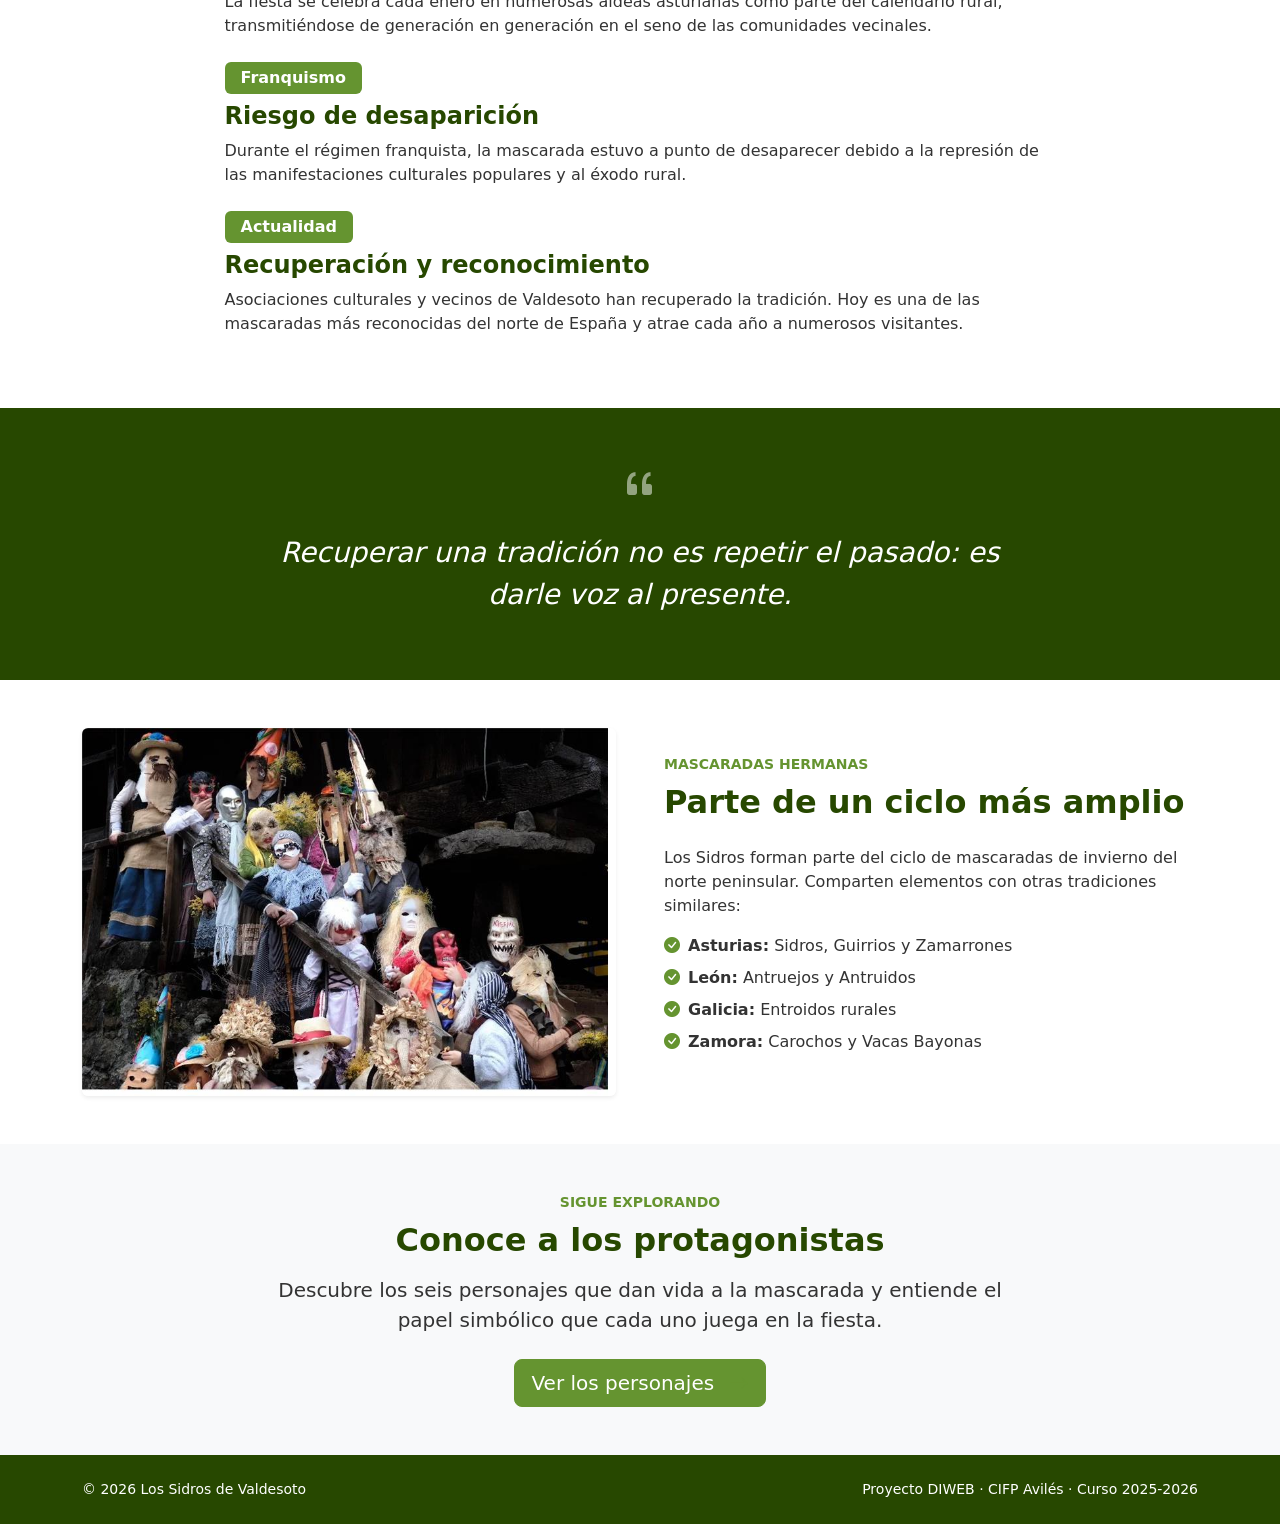
<file: portfolio/historia.html>
<!DOCTYPE html>
<html lang="es">
<head>
    <meta charset="UTF-8">
    <meta name="viewport" content="width=device-width, initial-scale=1">
    <title>Historia · Los Sidros de Valdesoto</title>
    <link href="https://cdn.jsdelivr.net/npm/bootstrap@5.3.3/dist/css/bootstrap.min.css" rel="stylesheet" integrity="sha384-QWTKZyjpPEjISv5WaRU9OFeRpok6YctnYmDr5pNlyT2bRjXh0JMhjY6hW+ALEwIH" crossorigin="anonymous">
    <link rel="stylesheet" href="https://cdn.jsdelivr.net/npm/bootstrap-icons@1.11.3/font/bootstrap-icons.css">
    <link rel="stylesheet" href="../css/estilos.css">
</head>
<body>

    <!-- ===== BARRA DE NAVEGACIÓN (sticky) ===== -->
    <nav class="navbar navbar-expand-md bg-dark sticky-top shadow-sm" data-bs-theme="dark">
        <div class="container">
            <a class="navbar-brand text-white fw-bold" href="../index.html">
                <i class="bi bi-tree-fill me-2"></i>Los Sidros de Valdesoto
            </a>
            <button class="navbar-toggler" type="button" data-bs-toggle="collapse" data-bs-target="#menu" aria-controls="menu" aria-expanded="false" aria-label="Abrir menú de navegación">
                <span class="navbar-toggler-icon"></span>
            </button>
            <div class="collapse navbar-collapse" id="menu">
                <ul class="navbar-nav ms-auto">
                    <!-- <li class="nav-item"><a class="nav-link" href="personajes.html#contacto">Contacto</a></li> -->
                    <li class="nav-item ms-4"><a class="nav-link pagina" href="../index.html">Inicio</a></li>
                    <li class="nav-item"><a class="nav-link active pagina" aria-current="page" href="historia.html">Historia</a></li>
                    <li class="nav-item"><a class="nav-link pagina" href="personajes.html">Personajes</a></li>
                </ul>
            </div>
        </div>
    </nav>

    <!-- ===== CABECERA DE PÁGINA ===== -->
    <header class="page-header py-5">
        <div class="container">
            <div class="row">
                <div class="col-12">
                    <p class="text-uppercase text-danger small fw-bold mb-2">Orígenes y evolución</p>
                    <h1 class="display-4 fw-bold mb-3">Historia de los Sidros</h1>
                    <p class="lead mb-0">
                        De los antiguos rituales agrarios precristianos a la fiesta viva
                        que se celebra hoy en Valdesoto.
                    </p>
                </div>
            </div>
        </div>
    </header>

    <!-- ===== INTRODUCCIÓN ===== -->
    <section class="py-5">
        <div class="container">
            <div class="row align-items-center g-5">
                <div class="col-12 col-md-6">
                    <p class="text-uppercase text-danger small fw-bold mb-2">El origen</p>
                    <h2 class="fw-bold mb-4">Una mascarada precristiana</h2>
                    <p>
                        Los Sidros tienen su origen en rituales de invierno donde las
                        máscaras y disfraces simbolizaban la expulsión de los malos espíritus
                        y la llegada de un nuevo ciclo agrícola.
                    </p>
                    <p>
                        Forman parte del ciclo de mascaradas de invierno del norte de España,
                        junto con las celebraciones similares de León, Galicia y Zamora.
                        Muchos investigadores las conectan con antiguos ritos célticos que
                        aún sobreviven en zonas rurales europeas.
                    </p>
                </div>
                <div class="col-12 col-md-6">
                    <img src="../img/sidrocarretillo.jpg" alt="Sidros en una celebración tradicional" class="img-fluid rounded shadow-sm">
                </div>
            </div>
        </div>
    </section>

    <!-- ===== SIMBOLISMO ===== -->
    <section class="py-5 bg-light">
        <div class="container">
            <div class="row text-center mb-5">
                <div class="col-12">
                    <p class="text-uppercase text-danger small fw-bold mb-2">Simbolismo</p>
                    <h2 class="fw-bold">Qué representan los Sidros</h2>
                </div>
            </div>
            <div class="row g-4">
                <div class="col-12 col-md-6 col-lg-3">
                    <div class="card h-100 border-0 shadow-sm text-center">
                        <div class="card-body">
                            <i class="bi bi-snow fs-1 text-danger mb-3"></i>
                            <h3 class="fs-5 fw-bold">Rituales de invierno</h3>
                            <p class="card-text mb-0">Marcan el final del ciclo oscuro y la transición hacia la luz.</p>
                        </div>
                    </div>
                </div>
                <div class="col-12 col-md-6 col-lg-3">
                    <div class="card h-100 border-0 shadow-sm text-center">
                        <div class="card-body">
                            <i class="bi bi-flower2 fs-1 text-danger mb-3"></i>
                            <h3 class="fs-5 fw-bold">Fertilidad de la tierra</h3>
                            <p class="card-text mb-0">Llamada simbólica para una buena cosecha en el año entrante.</p>
                        </div>
                    </div>
                </div>
                <div class="col-12 col-md-6 col-lg-3">
                    <div class="card h-100 border-0 shadow-sm text-center">
                        <div class="card-body">
                            <i class="bi bi-shield-fill fs-1 text-danger mb-3"></i>
                            <h3 class="fs-5 fw-bold">Espantar espíritus</h3>
                            <p class="card-text mb-0">Los cencerros y máscaras alejan los males del invierno.</p>
                        </div>
                    </div>
                </div>
                <div class="col-12 col-md-6 col-lg-3">
                    <div class="card h-100 border-0 shadow-sm text-center">
                        <div class="card-body">
                            <i class="bi bi-sun-fill fs-1 text-danger mb-3"></i>
                            <h3 class="fs-5 fw-bold">Nuevo ciclo</h3>
                            <p class="card-text mb-0">Anuncian el comienzo del año agrícola y la renovación.</p>
                        </div>
                    </div>
                </div>
            </div>
        </div>
    </section>

   <!-- ===== LÍNEA DE TIEMPO ===== -->
<section class="py-5">
    <div class="container">
        <div class="row text-center mb-5">
            <div class="col-12">
                <p class="text-uppercase text-danger small fw-bold mb-2">Cronología</p>
                <h2 class="fw-bold">Etapas históricas</h2>
            </div>
        </div>
        <div class="row justify-content-center">
            <div class="col-12 col-lg-9">

                <!-- Etapa 1 -->
                <div class="mb-4">
                    <span class="badge bg-danger fs-6 px-3 py-2 mb-2 d-inline-block">Antigüedad</span>
                    <h3 class="fs-4 fw-bold mb-2">Ritos célticos y precristianos</h3>
                    <p class="mb-0">Los orígenes de la mascarada se remontan a antiguos rituales agrarios de la Europa atlántica, vinculados al solsticio de invierno y a la fertilidad de la tierra.</p>
                </div>

                <!-- Etapa 2 -->
                <div class="mb-4">
                    <span class="badge bg-danger fs-6 px-3 py-2 mb-2 d-inline-block">S. XIX-XX</span>
                    <h3 class="fs-4 fw-bold mb-2">Tradición rural consolidada</h3>
                    <p class="mb-0">La fiesta se celebra cada enero en numerosas aldeas asturianas como parte del calendario rural, transmitiéndose de generación en generación en el seno de las comunidades vecinales.</p>
                </div>

                <!-- Etapa 3 -->
                <div class="mb-4">
                    <span class="badge bg-danger fs-6 px-3 py-2 mb-2 d-inline-block">Franquismo</span>
                    <h3 class="fs-4 fw-bold mb-2">Riesgo de desaparición</h3>
                    <p class="mb-0">Durante el régimen franquista, la mascarada estuvo a punto de desaparecer debido a la represión de las manifestaciones culturales populares y al éxodo rural.</p>
                </div>

                <!-- Etapa 4 -->
                <div class="mb-4">
                    <span class="badge bg-danger fs-6 px-3 py-2 mb-2 d-inline-block">Actualidad</span>
                    <h3 class="fs-4 fw-bold mb-2">Recuperación y reconocimiento</h3>
                    <p class="mb-0">Asociaciones culturales y vecinos de Valdesoto han recuperado la tradición. Hoy es una de las mascaradas más reconocidas del norte de España y atrae cada año a numerosos visitantes.</p>
                </div>

            </div>
        </div>
    </div>
</section>

    <!-- ===== CITA DESTACADA ===== -->
    <section class="py-5 bg-dark text-white">
        <div class="container">
            <div class="row justify-content-center">
                <div class="col-12 col-lg-8 text-center">
                    <h2 class="visually-hidden">Cita destacada</h2>
                    <i class="bi bi-quote fs-1 mb-3 d-block opacity-50"></i>
                    <p class="fs-3 fw-light fst-italic mb-3">
                        Recuperar una tradición no es repetir el pasado:
                        es darle voz al presente.
                    </p>
                </div>
            </div>
        </div>
    </section>

    <!-- ===== MASCARADAS HERMANAS ===== -->
    <section class="py-5">
        <div class="container">
            <div class="row align-items-center g-5">
                <div class="col-12 col-md-6 order-md-2">
                    <p class="text-uppercase text-danger small fw-bold mb-2">Mascaradas hermanas</p>
                    <h2 class="fw-bold mb-4">Parte de un ciclo más amplio</h2>
                    <p>Los Sidros forman parte del ciclo de mascaradas de invierno del norte peninsular. Comparten elementos con otras tradiciones similares:</p>
                    <ul class="list-unstyled">
                        <li class="mb-2"><i class="bi bi-check-circle-fill text-danger me-2"></i><b>Asturias:</b> Sidros, Guirrios y Zamarrones</li>
                        <li class="mb-2"><i class="bi bi-check-circle-fill text-danger me-2"></i><b>León:</b> Antruejos y Antruidos</li>
                        <li class="mb-2"><i class="bi bi-check-circle-fill text-danger me-2"></i><b>Galicia:</b> Entroidos rurales</li>
                        <li class="mb-2"><i class="bi bi-check-circle-fill text-danger me-2"></i><b>Zamora:</b> Carochos y Vacas Bayonas</li>
                    </ul>
                </div>
                <div class="col-12 col-md-6 order-md-1">
                    <img src="../img/sidrosNinos.jpg" alt="Sidros bailando" class="img-fluid rounded shadow-sm">
                </div>
            </div>
        </div>
    </section>

    <!-- ===== LLAMADA A LA ACCIÓN ===== -->
    <section class="py-5 bg-light">
        <div class="container">
            <div class="row justify-content-center">
                <div class="col-12 col-lg-8 text-center">
                    <p class="text-uppercase text-danger small fw-bold mb-2">Sigue explorando</p>
                    <h2 class="fw-bold mb-3">Conoce a los protagonistas</h2>
                    <p class="lead mb-4">Descubre los seis personajes que dan vida a la mascarada y entiende el papel simbólico que cada uno juega en la fiesta.</p>
                    <a href="personajes.html" class="btn btn-danger btn-lg">
                        Ver los personajes <i class="bi bi-arrow-right ms-2"></i>
                    </a>
                </div>
            </div>
        </div>
    </section>

    <!-- ===== PIE DE PÁGINA ===== -->
    <footer class="bg-dark text-white py-4">
        <div class="container">
            <div class="row align-items-center">
                <div class="col-12 col-md-6 text-center text-md-start mb-2 mb-md-0">
                    <p class="mb-0 small">© 2026 Los Sidros de Valdesoto</p>
                </div>
                <div class="col-12 col-md-6 text-center text-md-end">
                    <p class="mb-0 small">Proyecto DIWEB · CIFP Avilés · Curso 2025-2026</p>
                </div>
            </div>
        </div>
    </footer>

    <script src="https://cdn.jsdelivr.net/npm/bootstrap@5.3.3/dist/js/bootstrap.bundle.min.js" integrity="sha384-YvpcrYf0tY3lHB60NNkmXc5s9fDVZLESaAA55NDzOxhy9GkcIdslK1eN7N6jIeHz" crossorigin="anonymous"></script>
</body>
</html>
</file>
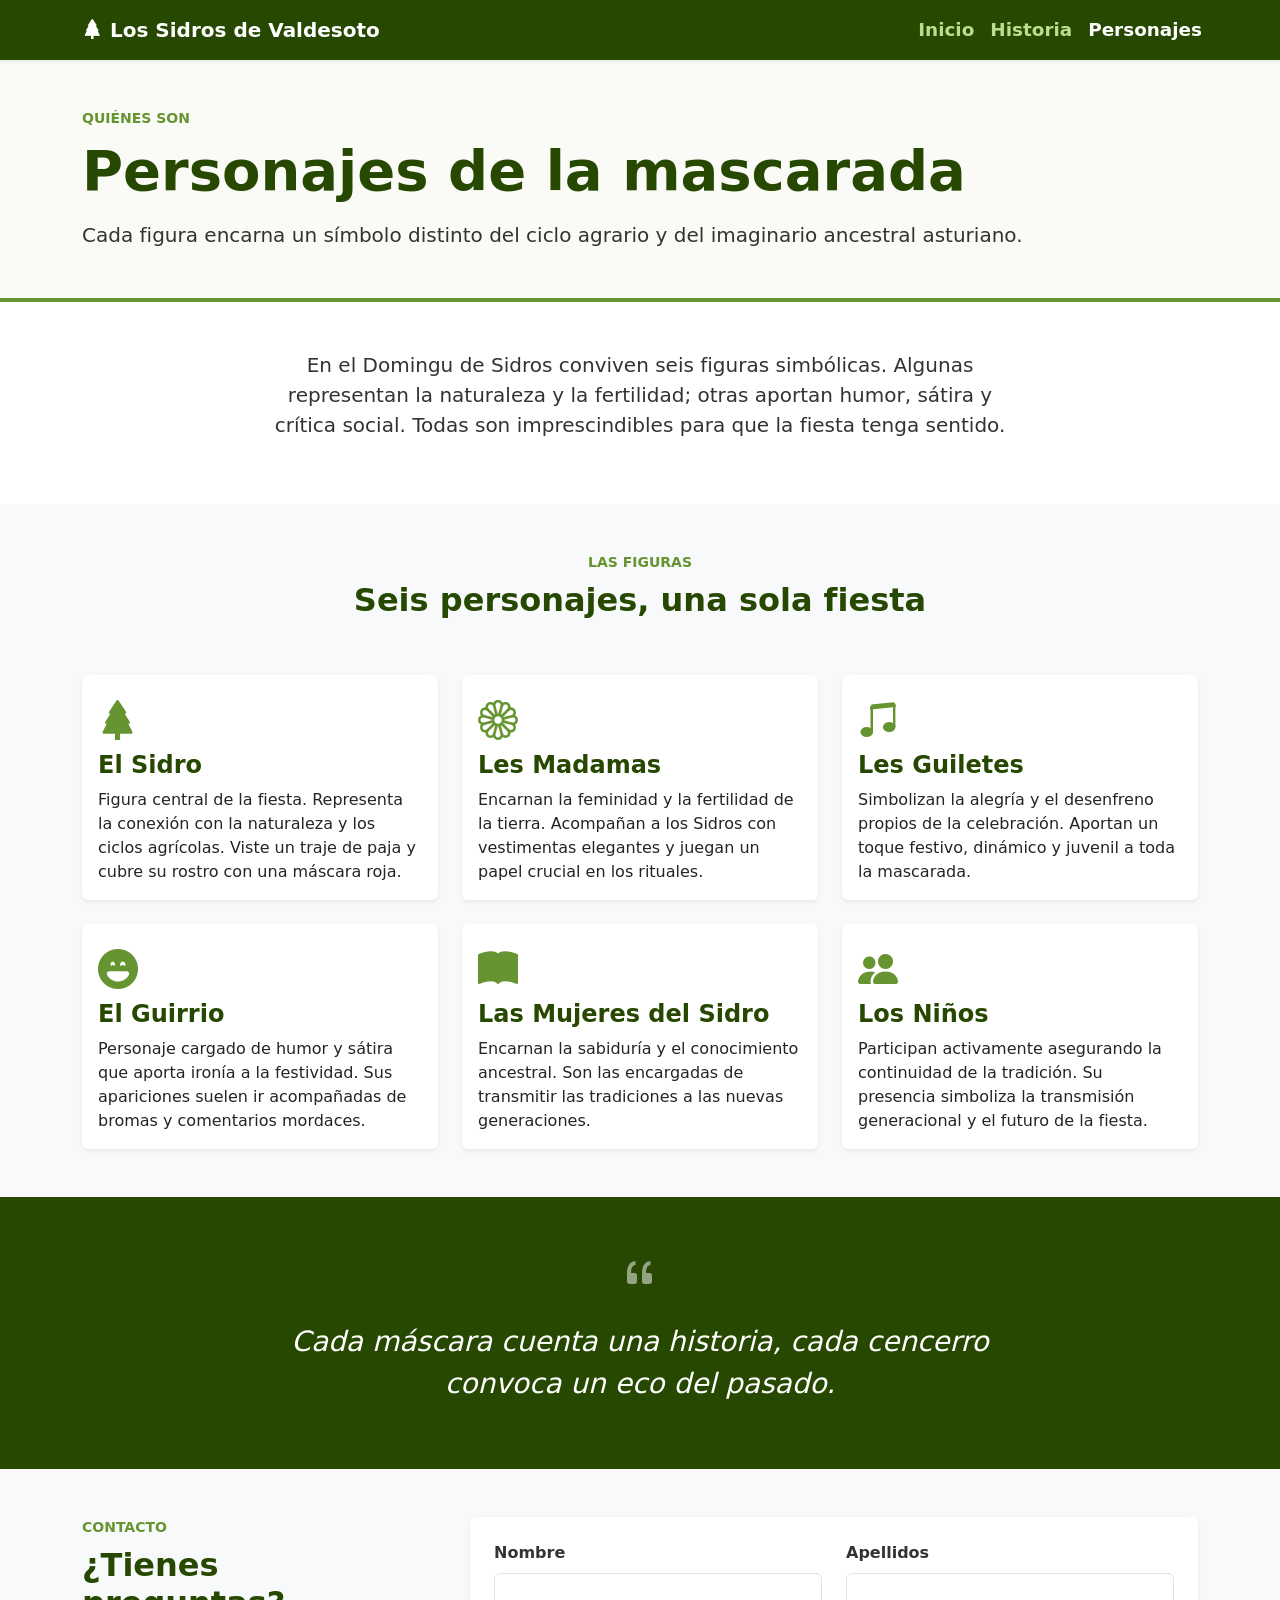
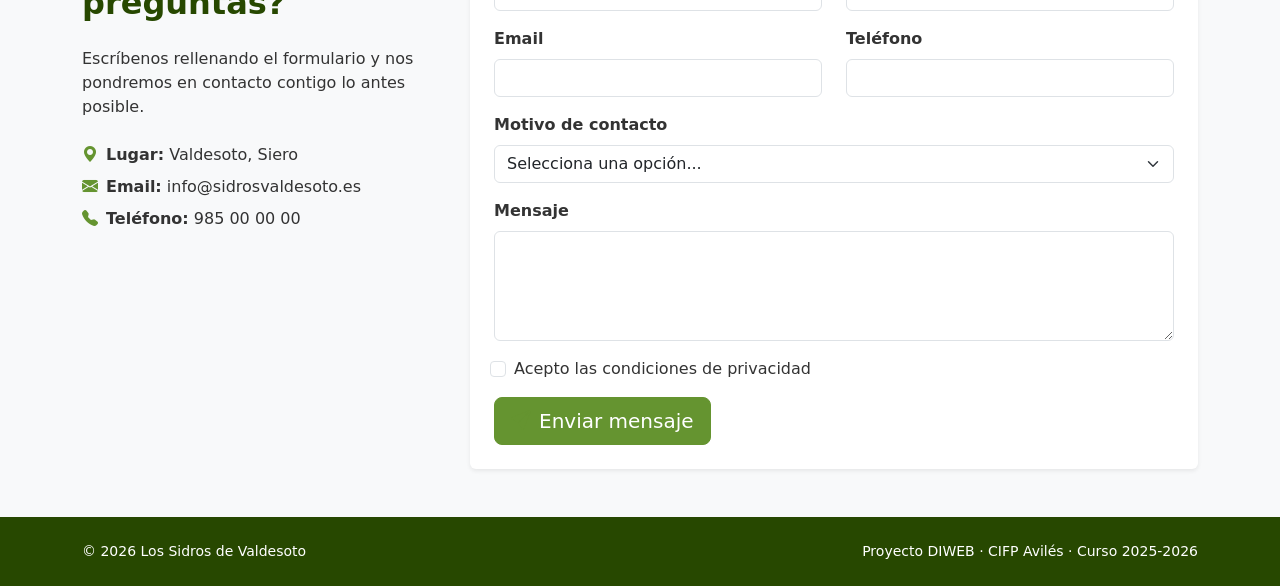
<file: portfolio/personajes.html>
<!DOCTYPE html>
<html lang="es">
<head>
    <meta charset="UTF-8">
    <meta name="viewport" content="width=device-width, initial-scale=1">
    <title>Personajes · Los Sidros de Valdesoto</title>
    <link href="https://cdn.jsdelivr.net/npm/bootstrap@5.3.3/dist/css/bootstrap.min.css" rel="stylesheet" integrity="sha384-QWTKZyjpPEjISv5WaRU9OFeRpok6YctnYmDr5pNlyT2bRjXh0JMhjY6hW+ALEwIH" crossorigin="anonymous">
    <link rel="stylesheet" href="https://cdn.jsdelivr.net/npm/bootstrap-icons@1.11.3/font/bootstrap-icons.css">
    <link rel="stylesheet" href="../css/estilos.css">
</head>
<body>

    <!-- ===== BARRA DE NAVEGACIÓN (sticky) ===== -->
    <nav class="navbar navbar-expand-md bg-dark sticky-top shadow-sm" data-bs-theme="dark">
        <div class="container">
            <a class="navbar-brand text-white fw-bold" href="../index.html">
                <i class="bi bi-tree-fill me-2"></i>Los Sidros de Valdesoto
            </a>
            <button class="navbar-toggler" type="button" data-bs-toggle="collapse" data-bs-target="#menu" aria-controls="menu" aria-expanded="false" aria-label="Abrir menú de navegación">
                <span class="navbar-toggler-icon"></span>
            </button>
            <div class="collapse navbar-collapse" id="menu">
                <ul class="navbar-nav ms-auto">
                    <!-- <li class="nav-item"><a class="nav-link" href="#contacto">Contacto</a></li> -->
                    <li class="nav-item ms-4"><a class="nav-link pagina" href="../index.html">Inicio</a></li>
                    <li class="nav-item"><a class="nav-link pagina" href="historia.html">Historia</a></li>
                    <li class="nav-item"><a class="nav-link active pagina" aria-current="page" href="personajes.html">Personajes</a></li>
                </ul>
            </div>
        </div>
    </nav>

    <!-- ===== CABECERA DE PÁGINA ===== -->
    <header class="page-header py-5">
        <div class="container">
            <div class="row">
                <div class="col-12">
                    <p class="text-uppercase text-danger small fw-bold mb-2">Quiénes son</p>
                    <h1 class="display-4 fw-bold mb-3">Personajes de la mascarada</h1>
                    <p class="lead mb-0">
                        Cada figura encarna un símbolo distinto del ciclo agrario y del imaginario
                        ancestral asturiano.
                    </p>
                </div>
            </div>
        </div>
    </header>

    <!-- ===== INTRODUCCIÓN ===== -->
    <section class="py-5">
        <div class="container">
            <div class="row justify-content-center">
                <div class="col-12 col-lg-8 text-center">
                    <h2 class="visually-hidden">Introducción</h2>
                    <p class="fs-5">
                        En el Domingu de Sidros conviven seis figuras simbólicas. Algunas
                        representan la naturaleza y la fertilidad; otras aportan humor, sátira
                        y crítica social. Todas son imprescindibles para que la fiesta tenga sentido.
                    </p>
                </div>
            </div>
        </div>
    </section>

    <!-- ===== TARJETAS DE PERSONAJES ===== -->
    <section class="py-5 bg-light">
        <div class="container">
            <div class="row text-center mb-5">
                <div class="col-12">
                    <p class="text-uppercase text-danger small fw-bold mb-2">Las figuras</p>
                    <h2 class="fw-bold">Seis personajes, una sola fiesta</h2>
                </div>
            </div>
            <div class="row g-4">
                <div class="col-12 col-sm-6 col-lg-4">
                    <div class="card h-100 border-0 shadow-sm">
                        <div class="card-body">
                            <i class="bi bi-tree-fill fs-1 text-danger mb-3"></i>
                            <h3 class="fs-4 fw-bold">El Sidro</h3>
                            <p class="card-text">Figura central de la fiesta. Representa la conexión con la naturaleza y los ciclos agrícolas. Viste un traje de paja y cubre su rostro con una máscara roja.</p>
                        </div>
                    </div>
                </div>
                <div class="col-12 col-sm-6 col-lg-4">
                    <div class="card h-100 border-0 shadow-sm">
                        <div class="card-body">
                            <i class="bi bi-flower1 fs-1 text-danger mb-3"></i>
                            <h3 class="fs-4 fw-bold">Les Madamas</h3>
                            <p class="card-text">Encarnan la feminidad y la fertilidad de la tierra. Acompañan a los Sidros con vestimentas elegantes y juegan un papel crucial en los rituales.</p>
                        </div>
                    </div>
                </div>
                <div class="col-12 col-sm-6 col-lg-4">
                    <div class="card h-100 border-0 shadow-sm">
                        <div class="card-body">
                            <i class="bi bi-music-note-beamed fs-1 text-danger mb-3"></i>
                            <h3 class="fs-4 fw-bold">Les Guiletes</h3>
                            <p class="card-text">Simbolizan la alegría y el desenfreno propios de la celebración. Aportan un toque festivo, dinámico y juvenil a toda la mascarada.</p>
                        </div>
                    </div>
                </div>
                <div class="col-12 col-sm-6 col-lg-4">
                    <div class="card h-100 border-0 shadow-sm">
                        <div class="card-body">
                            <i class="bi bi-emoji-laughing-fill fs-1 text-danger mb-3"></i>
                            <h3 class="fs-4 fw-bold">El Guirrio</h3>
                            <p class="card-text">Personaje cargado de humor y sátira que aporta ironía a la festividad. Sus apariciones suelen ir acompañadas de bromas y comentarios mordaces.</p>
                        </div>
                    </div>
                </div>
                <div class="col-12 col-sm-6 col-lg-4">
                    <div class="card h-100 border-0 shadow-sm">
                        <div class="card-body">
                            <i class="bi bi-book-fill fs-1 text-danger mb-3"></i>
                            <h3 class="fs-4 fw-bold">Las Mujeres del Sidro</h3>
                            <p class="card-text">Encarnan la sabiduría y el conocimiento ancestral. Son las encargadas de transmitir las tradiciones a las nuevas generaciones.</p>
                        </div>
                    </div>
                </div>
                <div class="col-12 col-sm-6 col-lg-4">
                    <div class="card h-100 border-0 shadow-sm">
                        <div class="card-body">
                            <i class="bi bi-people-fill fs-1 text-danger mb-3"></i>
                            <h3 class="fs-4 fw-bold">Los Niños</h3>
                            <p class="card-text">Participan activamente asegurando la continuidad de la tradición. Su presencia simboliza la transmisión generacional y el futuro de la fiesta.</p>
                        </div>
                    </div>
                </div>
            </div>
        </div>
    </section>

    <!-- ===== CITA DESTACADA ===== -->
    <section class="py-5 bg-dark text-white">
        <div class="container">
            <div class="row justify-content-center">
                <div class="col-12 col-lg-8 text-center">
                    <h2 class="visually-hidden">Cita destacada</h2>
                    <i class="bi bi-quote fs-1 mb-3 d-block opacity-50"></i>
                    <p class="fs-3 fw-light fst-italic mb-3">
                        Cada máscara cuenta una historia, cada cencerro convoca un eco
                        del pasado.
                    </p>
                </div>
            </div>
        </div>
    </section>

    <!-- ===== FORMULARIO DE CONTACTO ===== -->
    <section id="contacto" class="py-5 bg-light">
        <div class="container">
            <div class="row g-5">
                <div class="col-12 col-md-4">
                    <p class="text-uppercase text-danger small fw-bold mb-2">Contacto</p>
                    <h2 class="fw-bold mb-4">¿Tienes preguntas?</h2>
                    <p class="mb-4">Escríbenos rellenando el formulario y nos pondremos en contacto contigo lo antes posible.</p>
                    <p class="mb-2"><i class="bi bi-geo-alt-fill text-danger me-2"></i><b>Lugar:</b> Valdesoto, Siero</p>
                    <p class="mb-2"><i class="bi bi-envelope-fill text-danger me-2"></i><b>Email:</b> info@sidrosvaldesoto.es</p>
                    <p class="mb-2"><i class="bi bi-telephone-fill text-danger me-2"></i><b>Teléfono:</b> 985 00 00 00</p>
                </div>
                <div class="col-12 col-md-8">
                    <form class="bg-white p-4 rounded shadow-sm">
                        <div class="row">
                            <div class="col-12 col-sm-6 mb-3">
                                <label for="nombre" class="form-label fw-bold">Nombre</label>
                                <input type="text" class="form-control" id="nombre" required>
                            </div>
                            <div class="col-12 col-sm-6 mb-3">
                                <label for="apellidos" class="form-label fw-bold">Apellidos</label>
                                <input type="text" class="form-control" id="apellidos">
                            </div>
                            <div class="col-12 col-sm-6 mb-3">
                                <label for="email" class="form-label fw-bold">Email</label>
                                <input type="email" class="form-control" id="email" required>
                            </div>
                            <div class="col-12 col-sm-6 mb-3">
                                <label for="telefono" class="form-label fw-bold">Teléfono</label>
                                <input type="tel" class="form-control" id="telefono">
                            </div>
                            <div class="col-12 mb-3">
                                <label for="motivo" class="form-label fw-bold">Motivo de contacto</label>
                                <select class="form-select" id="motivo">
                                    <option>Selecciona una opción...</option>
                                    <option>Información general</option>
                                    <option>Visita escolar</option>
                                    <option>Colaborar con la asociación</option>
                                    <option>Prensa y medios</option>
                                </select>
                            </div>
                            <div class="col-12 mb-3">
                                <label for="mensaje" class="form-label fw-bold">Mensaje</label>
                                <textarea class="form-control" id="mensaje" rows="4" required></textarea>
                            </div>
                            <div class="col-12 mb-3 form-check ms-2">
                                <input type="checkbox" class="form-check-input" id="acepto" required>
                                <label class="form-check-label" for="acepto">Acepto las condiciones de privacidad</label>
                            </div>
                            <div class="col-12">
                                <button type="submit" class="btn btn-danger btn-lg">
                                    <i class="bi bi-send-fill me-2"></i>Enviar mensaje
                                </button>
                            </div>
                        </div>
                    </form>
                </div>
            </div>
        </div>
    </section>

    <!-- ===== PIE DE PÁGINA ===== -->
    <footer class="bg-dark text-white py-4">
        <div class="container">
            <div class="row align-items-center">
                <div class="col-12 col-md-6 text-center text-md-start mb-2 mb-md-0">
                    <p class="mb-0 small">© 2026 Los Sidros de Valdesoto</p>
                </div>
                <div class="col-12 col-md-6 text-center text-md-end">
                    <p class="mb-0 small">Proyecto DIWEB · CIFP Avilés · Curso 2025-2026</p>
                </div>
            </div>
        </div>
    </footer>

    <script src="https://cdn.jsdelivr.net/npm/bootstrap@5.3.3/dist/js/bootstrap.bundle.min.js" integrity="sha384-YvpcrYf0tY3lHB60NNkmXc5s9fDVZLESaAA55NDzOxhy9GkcIdslK1eN7N6jIeHz" crossorigin="anonymous"></script>
</body>
</html>
</file>
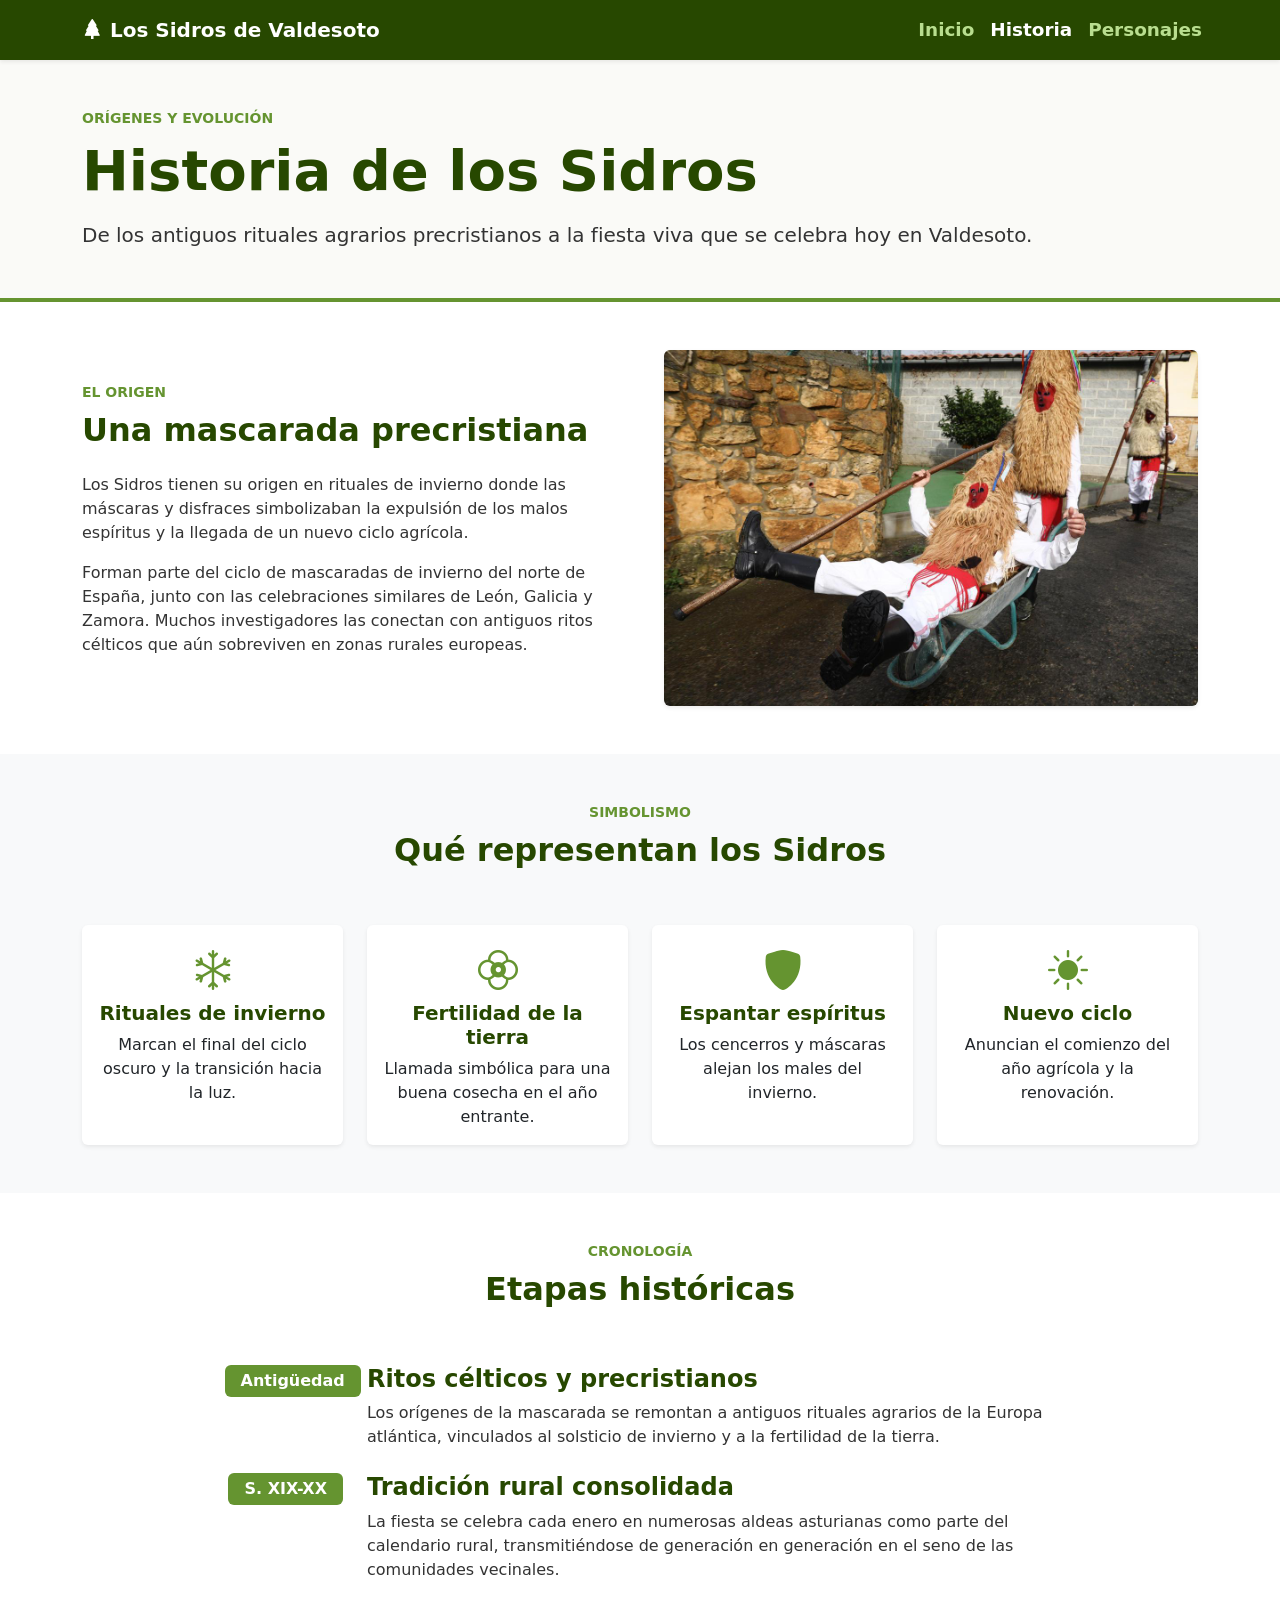
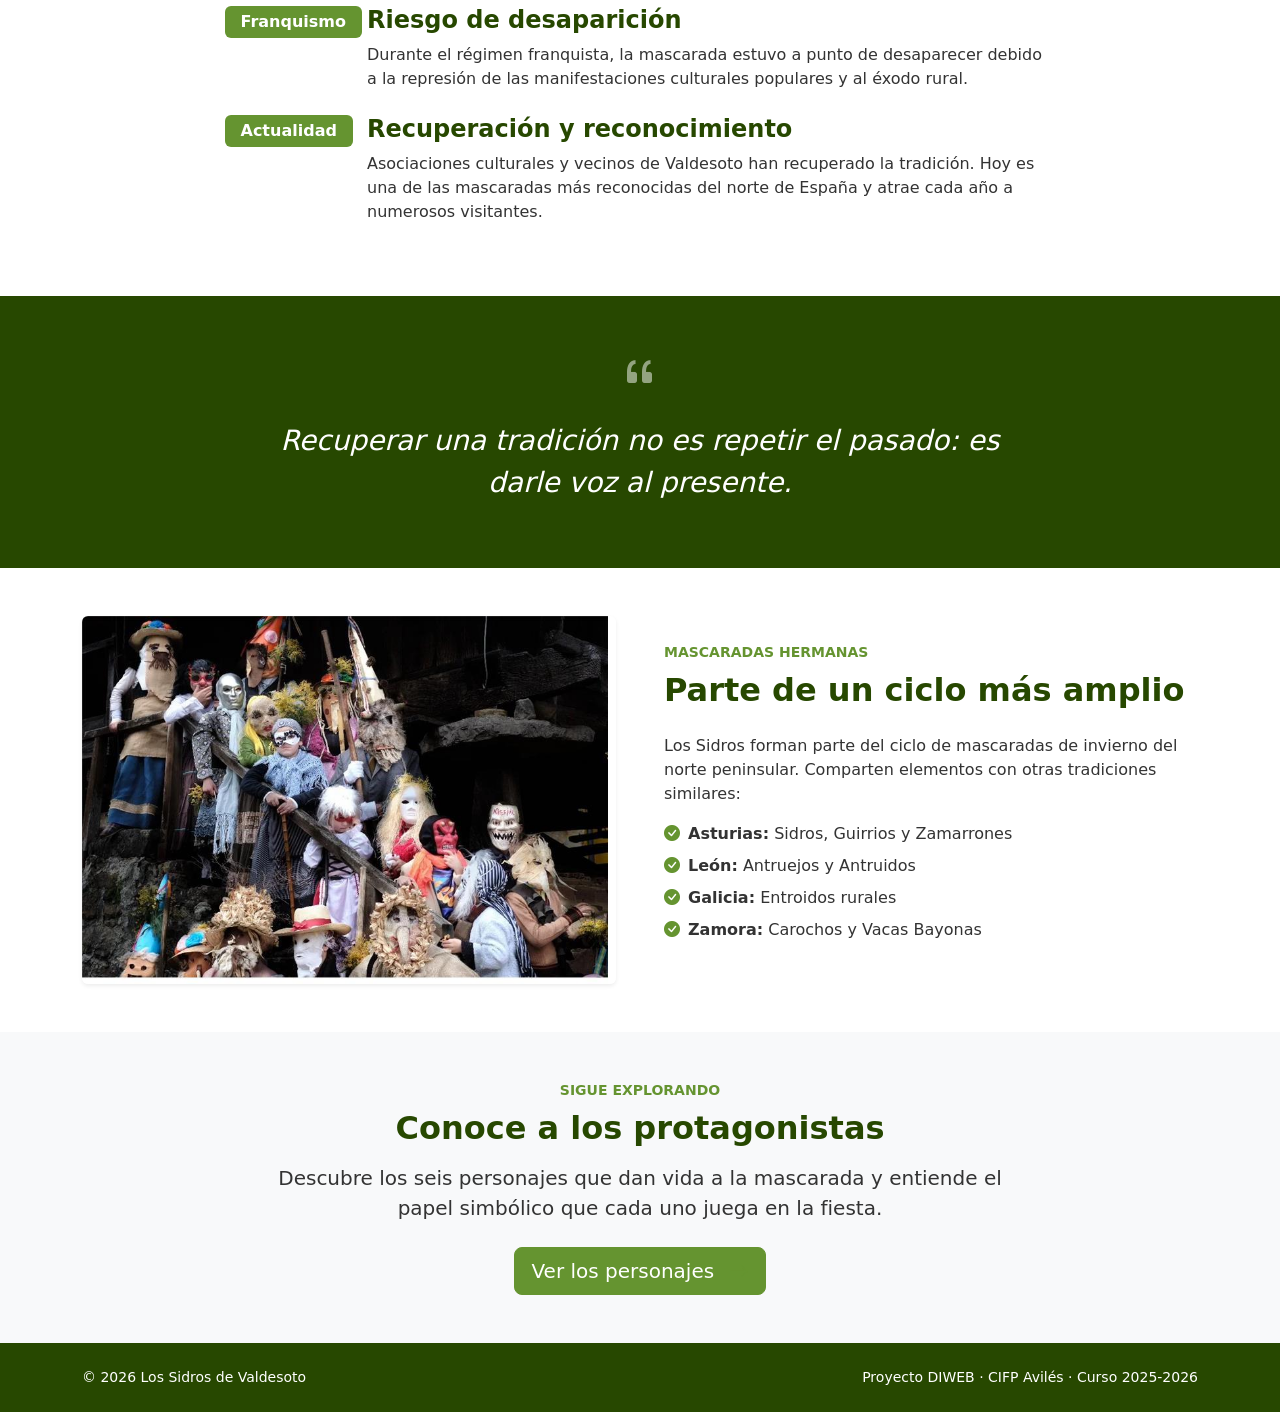
<file: sidros-valdesoto/portfolio/historia.html>
<!DOCTYPE html>
<html lang="es">
<head>
    <meta charset="UTF-8">
    <meta name="viewport" content="width=device-width, initial-scale=1">
    <title>Historia · Los Sidros de Valdesoto</title>
    <link href="https://cdn.jsdelivr.net/npm/bootstrap@5.3.3/dist/css/bootstrap.min.css" rel="stylesheet" integrity="sha384-QWTKZyjpPEjISv5WaRU9OFeRpok6YctnYmDr5pNlyT2bRjXh0JMhjY6hW+ALEwIH" crossorigin="anonymous">
    <link rel="stylesheet" href="https://cdn.jsdelivr.net/npm/bootstrap-icons@1.11.3/font/bootstrap-icons.css">
    <link rel="stylesheet" href="../css/estilos.css">
</head>
<body>

    <!-- ===== BARRA DE NAVEGACIÓN (sticky) ===== -->
    <nav class="navbar navbar-expand-md bg-dark sticky-top shadow-sm" data-bs-theme="dark">
        <div class="container">
            <a class="navbar-brand text-white fw-bold" href="../index.html">
                <i class="bi bi-tree-fill me-2"></i>Los Sidros de Valdesoto
            </a>
            <button class="navbar-toggler" type="button" data-bs-toggle="collapse" data-bs-target="#menu" aria-controls="menu" aria-expanded="false" aria-label="Abrir menú de navegación">
                <span class="navbar-toggler-icon"></span>
            </button>
            <div class="collapse navbar-collapse" id="menu">
                <ul class="navbar-nav ms-auto">
                    <!-- <li class="nav-item"><a class="nav-link" href="personajes.html#contacto">Contacto</a></li> -->
                    <li class="nav-item ms-4"><a class="nav-link pagina" href="../index.html">Inicio</a></li>
                    <li class="nav-item"><a class="nav-link active pagina" aria-current="page" href="historia.html">Historia</a></li>
                    <li class="nav-item"><a class="nav-link pagina" href="personajes.html">Personajes</a></li>
                </ul>
            </div>
        </div>
    </nav>

    <!-- ===== CABECERA DE PÁGINA ===== -->
    <header class="page-header py-5">
        <div class="container">
            <div class="row">
                <div class="col-12">
                    <p class="text-uppercase text-danger small fw-bold mb-2">Orígenes y evolución</p>
                    <h1 class="display-4 fw-bold mb-3">Historia de los Sidros</h1>
                    <p class="lead mb-0">
                        De los antiguos rituales agrarios precristianos a la fiesta viva
                        que se celebra hoy en Valdesoto.
                    </p>
                </div>
            </div>
        </div>
    </header>

    <!-- ===== INTRODUCCIÓN ===== -->
    <section class="py-5">
        <div class="container">
            <div class="row align-items-center g-5">
                <div class="col-12 col-md-6">
                    <p class="text-uppercase text-danger small fw-bold mb-2">El origen</p>
                    <h2 class="fw-bold mb-4">Una mascarada precristiana</h2>
                    <p>
                        Los Sidros tienen su origen en rituales de invierno donde las
                        máscaras y disfraces simbolizaban la expulsión de los malos espíritus
                        y la llegada de un nuevo ciclo agrícola.
                    </p>
                    <p>
                        Forman parte del ciclo de mascaradas de invierno del norte de España,
                        junto con las celebraciones similares de León, Galicia y Zamora.
                        Muchos investigadores las conectan con antiguos ritos célticos que
                        aún sobreviven en zonas rurales europeas.
                    </p>
                </div>
                <div class="col-12 col-md-6">
                    <img src="../img/sidrocarretillo.jpg" alt="Sidros en una celebración tradicional" class="img-fluid rounded shadow-sm">
                </div>
            </div>
        </div>
    </section>

    <!-- ===== SIMBOLISMO ===== -->
    <section class="py-5 bg-light">
        <div class="container">
            <div class="row text-center mb-5">
                <div class="col-12">
                    <p class="text-uppercase text-danger small fw-bold mb-2">Simbolismo</p>
                    <h2 class="fw-bold">Qué representan los Sidros</h2>
                </div>
            </div>
            <div class="row g-4">
                <div class="col-12 col-md-6 col-lg-3">
                    <div class="card h-100 border-0 shadow-sm text-center">
                        <div class="card-body">
                            <i class="bi bi-snow fs-1 text-danger mb-3"></i>
                            <h3 class="fs-5 fw-bold">Rituales de invierno</h3>
                            <p class="card-text mb-0">Marcan el final del ciclo oscuro y la transición hacia la luz.</p>
                        </div>
                    </div>
                </div>
                <div class="col-12 col-md-6 col-lg-3">
                    <div class="card h-100 border-0 shadow-sm text-center">
                        <div class="card-body">
                            <i class="bi bi-flower2 fs-1 text-danger mb-3"></i>
                            <h3 class="fs-5 fw-bold">Fertilidad de la tierra</h3>
                            <p class="card-text mb-0">Llamada simbólica para una buena cosecha en el año entrante.</p>
                        </div>
                    </div>
                </div>
                <div class="col-12 col-md-6 col-lg-3">
                    <div class="card h-100 border-0 shadow-sm text-center">
                        <div class="card-body">
                            <i class="bi bi-shield-fill fs-1 text-danger mb-3"></i>
                            <h3 class="fs-5 fw-bold">Espantar espíritus</h3>
                            <p class="card-text mb-0">Los cencerros y máscaras alejan los males del invierno.</p>
                        </div>
                    </div>
                </div>
                <div class="col-12 col-md-6 col-lg-3">
                    <div class="card h-100 border-0 shadow-sm text-center">
                        <div class="card-body">
                            <i class="bi bi-sun-fill fs-1 text-danger mb-3"></i>
                            <h3 class="fs-5 fw-bold">Nuevo ciclo</h3>
                            <p class="card-text mb-0">Anuncian el comienzo del año agrícola y la renovación.</p>
                        </div>
                    </div>
                </div>
            </div>
        </div>
    </section>

    <!-- ===== LÍNEA DE TIEMPO ===== -->
    <section class="py-5">
        <div class="container">
            <div class="row text-center mb-5">
                <div class="col-12">
                    <p class="text-uppercase text-danger small fw-bold mb-2">Cronología</p>
                    <h2 class="fw-bold">Etapas históricas</h2>
                </div>
            </div>
            <div class="row justify-content-center">
                <div class="col-12 col-lg-9">
                    <div class="row g-4 mb-4 align-items-start">
                        <div class="col-3 col-md-2 text-end">
                            <span class="badge bg-danger fs-6 px-3 py-2">Antigüedad</span>
                        </div>
                        <div class="col-9 col-md-10">
                            <h3 class="fs-4 fw-bold mb-2">Ritos célticos y precristianos</h3>
                            <p class="mb-0">Los orígenes de la mascarada se remontan a antiguos rituales agrarios de la Europa atlántica, vinculados al solsticio de invierno y a la fertilidad de la tierra.</p>
                        </div>
                    </div>
                    <div class="row g-4 mb-4 align-items-start">
                        <div class="col-3 col-md-2 text-end">
                            <span class="badge bg-danger fs-6 px-3 py-2">S. XIX-XX</span>
                        </div>
                        <div class="col-9 col-md-10">
                            <h3 class="fs-4 fw-bold mb-2">Tradición rural consolidada</h3>
                            <p class="mb-0">La fiesta se celebra cada enero en numerosas aldeas asturianas como parte del calendario rural, transmitiéndose de generación en generación en el seno de las comunidades vecinales.</p>
                        </div>
                    </div>
                    <div class="row g-4 mb-4 align-items-start">
                        <div class="col-3 col-md-2 text-end">
                            <span class="badge bg-danger fs-6 px-3 py-2">Franquismo</span>
                        </div>
                        <div class="col-9 col-md-10">
                            <h3 class="fs-4 fw-bold mb-2">Riesgo de desaparición</h3>
                            <p class="mb-0">Durante el régimen franquista, la mascarada estuvo a punto de desaparecer debido a la represión de las manifestaciones culturales populares y al éxodo rural.</p>
                        </div>
                    </div>
                    <div class="row g-4 mb-4 align-items-start">
                        <div class="col-3 col-md-2 text-end">
                            <span class="badge bg-danger fs-6 px-3 py-2">Actualidad</span>
                        </div>
                        <div class="col-9 col-md-10">
                            <h3 class="fs-4 fw-bold mb-2">Recuperación y reconocimiento</h3>
                            <p class="mb-0">Asociaciones culturales y vecinos de Valdesoto han recuperado la tradición. Hoy es una de las mascaradas más reconocidas del norte de España y atrae cada año a numerosos visitantes.</p>
                        </div>
                    </div>
                </div>
            </div>
        </div>
    </section>

    <!-- ===== CITA DESTACADA ===== -->
    <section class="py-5 bg-dark text-white">
        <div class="container">
            <div class="row justify-content-center">
                <div class="col-12 col-lg-8 text-center">
                    <i class="bi bi-quote fs-1 mb-3 d-block opacity-50"></i>
                    <p class="fs-3 fw-light fst-italic mb-3">
                        Recuperar una tradición no es repetir el pasado:
                        es darle voz al presente.
                    </p>
                </div>
            </div>
        </div>
    </section>

    <!-- ===== MASCARADAS HERMANAS ===== -->
    <section class="py-5">
        <div class="container">
            <div class="row align-items-center g-5">
                <div class="col-12 col-md-6 order-md-2">
                    <p class="text-uppercase text-danger small fw-bold mb-2">Mascaradas hermanas</p>
                    <h2 class="fw-bold mb-4">Parte de un ciclo más amplio</h2>
                    <p>Los Sidros forman parte del ciclo de mascaradas de invierno del norte peninsular. Comparten elementos con otras tradiciones similares:</p>
                    <ul class="list-unstyled">
                        <li class="mb-2"><i class="bi bi-check-circle-fill text-danger me-2"></i><b>Asturias:</b> Sidros, Guirrios y Zamarrones</li>
                        <li class="mb-2"><i class="bi bi-check-circle-fill text-danger me-2"></i><b>León:</b> Antruejos y Antruidos</li>
                        <li class="mb-2"><i class="bi bi-check-circle-fill text-danger me-2"></i><b>Galicia:</b> Entroidos rurales</li>
                        <li class="mb-2"><i class="bi bi-check-circle-fill text-danger me-2"></i><b>Zamora:</b> Carochos y Vacas Bayonas</li>
                    </ul>
                </div>
                <div class="col-12 col-md-6 order-md-1">
                    <img src="../img/sidrosNinos.jpg" alt="Sidros bailando" class="img-fluid rounded shadow-sm">
                </div>
            </div>
        </div>
    </section>

    <!-- ===== LLAMADA A LA ACCIÓN ===== -->
    <section class="py-5 bg-light">
        <div class="container">
            <div class="row justify-content-center">
                <div class="col-12 col-lg-8 text-center">
                    <p class="text-uppercase text-danger small fw-bold mb-2">Sigue explorando</p>
                    <h2 class="fw-bold mb-3">Conoce a los protagonistas</h2>
                    <p class="lead mb-4">Descubre los seis personajes que dan vida a la mascarada y entiende el papel simbólico que cada uno juega en la fiesta.</p>
                    <a href="personajes.html" class="btn btn-danger btn-lg">
                        Ver los personajes <i class="bi bi-arrow-right ms-2"></i>
                    </a>
                </div>
            </div>
        </div>
    </section>

    <!-- ===== PIE DE PÁGINA ===== -->
    <footer class="bg-dark text-white py-4">
        <div class="container">
            <div class="row align-items-center">
                <div class="col-12 col-md-6 text-center text-md-start mb-2 mb-md-0">
                    <p class="mb-0 small">© 2026 Los Sidros de Valdesoto</p>
                </div>
                <div class="col-12 col-md-6 text-center text-md-end">
                    <p class="mb-0 small">Proyecto DIWEB · CIFP Avilés · Curso 2025-2026</p>
                </div>
            </div>
        </div>
    </footer>

    <script src="https://cdn.jsdelivr.net/npm/bootstrap@5.3.3/dist/js/bootstrap.bundle.min.js" integrity="sha384-YvpcrYf0tY3lHB60NNkmXc5s9fDVZLESaAA55NDzOxhy9GkcIdslK1eN7N6jIeHz" crossorigin="anonymous"></script>
</body>
</html>
</file>
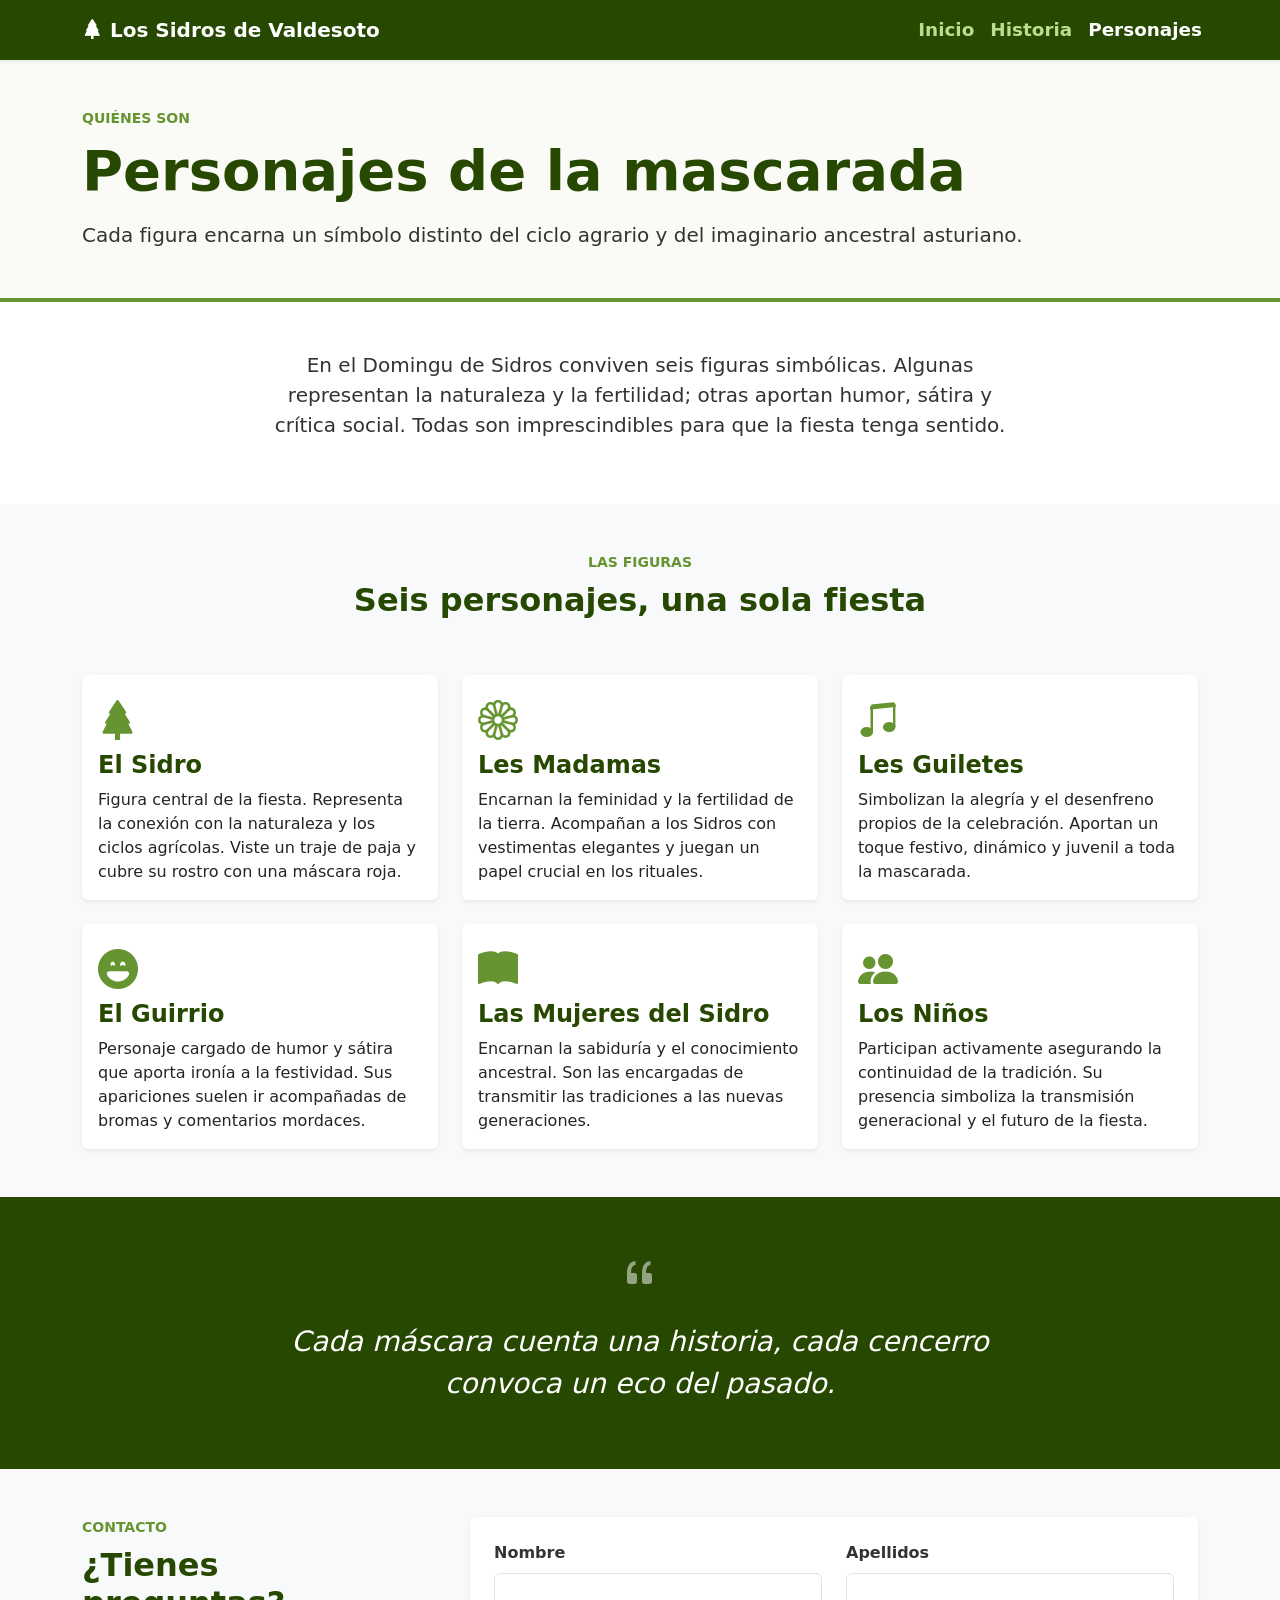
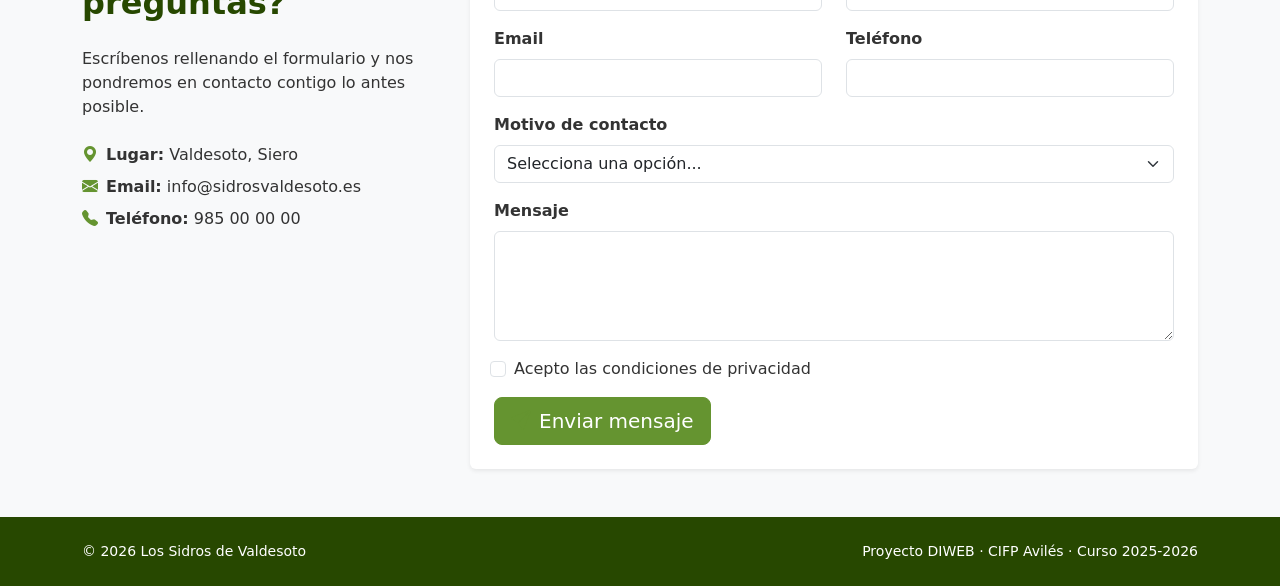
<file: sidros-valdesoto/portfolio/personajes.html>
<!DOCTYPE html>
<html lang="es">
<head>
    <meta charset="UTF-8">
    <meta name="viewport" content="width=device-width, initial-scale=1">
    <title>Personajes · Los Sidros de Valdesoto</title>
    <link href="https://cdn.jsdelivr.net/npm/bootstrap@5.3.3/dist/css/bootstrap.min.css" rel="stylesheet" integrity="sha384-QWTKZyjpPEjISv5WaRU9OFeRpok6YctnYmDr5pNlyT2bRjXh0JMhjY6hW+ALEwIH" crossorigin="anonymous">
    <link rel="stylesheet" href="https://cdn.jsdelivr.net/npm/bootstrap-icons@1.11.3/font/bootstrap-icons.css">
    <link rel="stylesheet" href="../css/estilos.css">
</head>
<body>

    <!-- ===== BARRA DE NAVEGACIÓN (sticky) ===== -->
    <nav class="navbar navbar-expand-md bg-dark sticky-top shadow-sm" data-bs-theme="dark">
        <div class="container">
            <a class="navbar-brand text-white fw-bold" href="../index.html">
                <i class="bi bi-tree-fill me-2"></i>Los Sidros de Valdesoto
            </a>
            <button class="navbar-toggler" type="button" data-bs-toggle="collapse" data-bs-target="#menu" aria-controls="menu" aria-expanded="false" aria-label="Abrir menú de navegación">
                <span class="navbar-toggler-icon"></span>
            </button>
            <div class="collapse navbar-collapse" id="menu">
                <ul class="navbar-nav ms-auto">
                    <!-- <li class="nav-item"><a class="nav-link" href="#contacto">Contacto</a></li> -->
                    <li class="nav-item ms-4"><a class="nav-link pagina" href="../index.html">Inicio</a></li>
                    <li class="nav-item"><a class="nav-link pagina" href="historia.html">Historia</a></li>
                    <li class="nav-item"><a class="nav-link active pagina" aria-current="page" href="personajes.html">Personajes</a></li>
                </ul>
            </div>
        </div>
    </nav>

    <!-- ===== CABECERA DE PÁGINA ===== -->
    <header class="page-header py-5">
        <div class="container">
            <div class="row">
                <div class="col-12">
                    <p class="text-uppercase text-danger small fw-bold mb-2">Quiénes son</p>
                    <h1 class="display-4 fw-bold mb-3">Personajes de la mascarada</h1>
                    <p class="lead mb-0">
                        Cada figura encarna un símbolo distinto del ciclo agrario y del imaginario
                        ancestral asturiano.
                    </p>
                </div>
            </div>
        </div>
    </header>

    <!-- ===== INTRODUCCIÓN ===== -->
    <section class="py-5">
        <div class="container">
            <div class="row justify-content-center">
                <div class="col-12 col-lg-8 text-center">
                    <p class="fs-5">
                        En el Domingu de Sidros conviven seis figuras simbólicas. Algunas
                        representan la naturaleza y la fertilidad; otras aportan humor, sátira
                        y crítica social. Todas son imprescindibles para que la fiesta tenga sentido.
                    </p>
                </div>
            </div>
        </div>
    </section>

    <!-- ===== TARJETAS DE PERSONAJES ===== -->
    <section class="py-5 bg-light">
        <div class="container">
            <div class="row text-center mb-5">
                <div class="col-12">
                    <p class="text-uppercase text-danger small fw-bold mb-2">Las figuras</p>
                    <h2 class="fw-bold">Seis personajes, una sola fiesta</h2>
                </div>
            </div>
            <div class="row g-4">
                <div class="col-12 col-sm-6 col-lg-4">
                    <div class="card h-100 border-0 shadow-sm">
                        <div class="card-body">
                            <i class="bi bi-tree-fill fs-1 text-danger mb-3"></i>
                            <h3 class="fs-4 fw-bold">El Sidro</h3>
                            <p class="card-text">Figura central de la fiesta. Representa la conexión con la naturaleza y los ciclos agrícolas. Viste un traje de paja y cubre su rostro con una máscara roja.</p>
                        </div>
                    </div>
                </div>
                <div class="col-12 col-sm-6 col-lg-4">
                    <div class="card h-100 border-0 shadow-sm">
                        <div class="card-body">
                            <i class="bi bi-flower1 fs-1 text-danger mb-3"></i>
                            <h3 class="fs-4 fw-bold">Les Madamas</h3>
                            <p class="card-text">Encarnan la feminidad y la fertilidad de la tierra. Acompañan a los Sidros con vestimentas elegantes y juegan un papel crucial en los rituales.</p>
                        </div>
                    </div>
                </div>
                <div class="col-12 col-sm-6 col-lg-4">
                    <div class="card h-100 border-0 shadow-sm">
                        <div class="card-body">
                            <i class="bi bi-music-note-beamed fs-1 text-danger mb-3"></i>
                            <h3 class="fs-4 fw-bold">Les Guiletes</h3>
                            <p class="card-text">Simbolizan la alegría y el desenfreno propios de la celebración. Aportan un toque festivo, dinámico y juvenil a toda la mascarada.</p>
                        </div>
                    </div>
                </div>
                <div class="col-12 col-sm-6 col-lg-4">
                    <div class="card h-100 border-0 shadow-sm">
                        <div class="card-body">
                            <i class="bi bi-emoji-laughing-fill fs-1 text-danger mb-3"></i>
                            <h3 class="fs-4 fw-bold">El Guirrio</h3>
                            <p class="card-text">Personaje cargado de humor y sátira que aporta ironía a la festividad. Sus apariciones suelen ir acompañadas de bromas y comentarios mordaces.</p>
                        </div>
                    </div>
                </div>
                <div class="col-12 col-sm-6 col-lg-4">
                    <div class="card h-100 border-0 shadow-sm">
                        <div class="card-body">
                            <i class="bi bi-book-fill fs-1 text-danger mb-3"></i>
                            <h3 class="fs-4 fw-bold">Las Mujeres del Sidro</h3>
                            <p class="card-text">Encarnan la sabiduría y el conocimiento ancestral. Son las encargadas de transmitir las tradiciones a las nuevas generaciones.</p>
                        </div>
                    </div>
                </div>
                <div class="col-12 col-sm-6 col-lg-4">
                    <div class="card h-100 border-0 shadow-sm">
                        <div class="card-body">
                            <i class="bi bi-people-fill fs-1 text-danger mb-3"></i>
                            <h3 class="fs-4 fw-bold">Los Niños</h3>
                            <p class="card-text">Participan activamente asegurando la continuidad de la tradición. Su presencia simboliza la transmisión generacional y el futuro de la fiesta.</p>
                        </div>
                    </div>
                </div>
            </div>
        </div>
    </section>

    <!-- ===== CITA DESTACADA ===== -->
    <section class="py-5 bg-dark text-white">
        <div class="container">
            <div class="row justify-content-center">
                <div class="col-12 col-lg-8 text-center">
                    <i class="bi bi-quote fs-1 mb-3 d-block opacity-50"></i>
                    <p class="fs-3 fw-light fst-italic mb-3">
                        Cada máscara cuenta una historia, cada cencerro convoca un eco
                        del pasado.
                    </p>
                </div>
            </div>
        </div>
    </section>

    <!-- ===== FORMULARIO DE CONTACTO ===== -->
    <section id="contacto" class="py-5 bg-light">
        <div class="container">
            <div class="row g-5">
                <div class="col-12 col-md-4">
                    <p class="text-uppercase text-danger small fw-bold mb-2">Contacto</p>
                    <h2 class="fw-bold mb-4">¿Tienes preguntas?</h2>
                    <p class="mb-4">Escríbenos rellenando el formulario y nos pondremos en contacto contigo lo antes posible.</p>
                    <p class="mb-2"><i class="bi bi-geo-alt-fill text-danger me-2"></i><b>Lugar:</b> Valdesoto, Siero</p>
                    <p class="mb-2"><i class="bi bi-envelope-fill text-danger me-2"></i><b>Email:</b> info@sidrosvaldesoto.es</p>
                    <p class="mb-2"><i class="bi bi-telephone-fill text-danger me-2"></i><b>Teléfono:</b> 985 00 00 00</p>
                </div>
                <div class="col-12 col-md-8">
                    <form class="bg-white p-4 rounded shadow-sm">
                        <div class="row">
                            <div class="col-12 col-sm-6 mb-3">
                                <label for="nombre" class="form-label fw-bold">Nombre</label>
                                <input type="text" class="form-control" id="nombre" required>
                            </div>
                            <div class="col-12 col-sm-6 mb-3">
                                <label for="apellidos" class="form-label fw-bold">Apellidos</label>
                                <input type="text" class="form-control" id="apellidos">
                            </div>
                            <div class="col-12 col-sm-6 mb-3">
                                <label for="email" class="form-label fw-bold">Email</label>
                                <input type="email" class="form-control" id="email" required>
                            </div>
                            <div class="col-12 col-sm-6 mb-3">
                                <label for="telefono" class="form-label fw-bold">Teléfono</label>
                                <input type="tel" class="form-control" id="telefono">
                            </div>
                            <div class="col-12 mb-3">
                                <label for="motivo" class="form-label fw-bold">Motivo de contacto</label>
                                <select class="form-select" id="motivo">
                                    <option>Selecciona una opción...</option>
                                    <option>Información general</option>
                                    <option>Visita escolar</option>
                                    <option>Colaborar con la asociación</option>
                                    <option>Prensa y medios</option>
                                </select>
                            </div>
                            <div class="col-12 mb-3">
                                <label for="mensaje" class="form-label fw-bold">Mensaje</label>
                                <textarea class="form-control" id="mensaje" rows="4" required></textarea>
                            </div>
                            <div class="col-12 mb-3 form-check ms-2">
                                <input type="checkbox" class="form-check-input" id="acepto" required>
                                <label class="form-check-label" for="acepto">Acepto las condiciones de privacidad</label>
                            </div>
                            <div class="col-12">
                                <button type="submit" class="btn btn-danger btn-lg">
                                    <i class="bi bi-send-fill me-2"></i>Enviar mensaje
                                </button>
                            </div>
                        </div>
                    </form>
                </div>
            </div>
        </div>
    </section>

    <!-- ===== PIE DE PÁGINA ===== -->
    <footer class="bg-dark text-white py-4">
        <div class="container">
            <div class="row align-items-center">
                <div class="col-12 col-md-6 text-center text-md-start mb-2 mb-md-0">
                    <p class="mb-0 small">© 2026 Los Sidros de Valdesoto</p>
                </div>
                <div class="col-12 col-md-6 text-center text-md-end">
                    <p class="mb-0 small">Proyecto DIWEB · CIFP Avilés · Curso 2025-2026</p>
                </div>
            </div>
        </div>
    </footer>

    <script src="https://cdn.jsdelivr.net/npm/bootstrap@5.3.3/dist/js/bootstrap.bundle.min.js" integrity="sha384-YvpcrYf0tY3lHB60NNkmXc5s9fDVZLESaAA55NDzOxhy9GkcIdslK1eN7N6jIeHz" crossorigin="anonymous"></script>
</body>
</html>
</file>
<file: css/estilos.css>
/* ============================================
   PALETA - LOS SIDROS DE VALDESOTO
   ============================================
   Verde claro:  #B9DE8F  (acentos suaves)
   Verde medio:  #659430  (botones, badges)
   Verde oscuro: #274800  (navbar, footer, títulos)
   ============================================ */

:root {
    --verde-claro: #B9DE8F;
    --verde-medio: #659430;
    --verde-oscuro: #274800;
}

/* ===== TIPOGRAFÍA Y BASE ===== */
body {
    font-family: 'Segoe UI', system-ui, -apple-system, sans-serif;
    color: #333;
}

h1, h2, h3 {
    color: var(--verde-oscuro);
}

/* ===== NAVBAR ===== */
.navbar.bg-dark {
    background-color: var(--verde-oscuro) !important;
}

.navbar .container {
    padding-right: 0; /* Pega el menú al margen derecho del contenedor */
}

.navbar .nav-link {
    transition: color 0.2s ease;
}

.navbar .nav-link:hover {
    color: var(--verde-claro) !important;
}

/* ===== NAVBAR - Distinción entre páginas y anclas ===== */
/* Los enlaces de página (Inicio, Historia, Personajes) destacan en verde claro */
.nav-link.pagina {
    color: var(--verde-claro) !important;
    font-weight: 700;
    text-decoration: none !important;
    font-size: 1.15rem;
}

.nav-link.pagina:hover,
.nav-link.pagina.active {
    color: #ffffff !important;
    text-decoration: none !important;
}

/* ===== HERO ===== */
.hero {
    background-color: #fafaf7;
}

.hero h1 {
    color: var(--verde-oscuro);
}

/* Cabecera de las páginas internas (historia, personajes) */
.page-header {
    background-color: #fafaf7;
    border-bottom: 4px solid var(--verde-medio);
}

.page-header h1 {
    color: var(--verde-oscuro);
}

/* Enlace activo en navbar */
.navbar .nav-link.active {
    color: #ffffff !important;
    font-weight: bold;
}

/* Reduce un poco el tamaño del carrusel del hero */
#carruselSidros .carousel-item img {
    height: 400px;
    object-fit: cover;
}

/* En móvil, carrusel más bajo */
@media (max-width: 768px) {
    #carruselSidros .carousel-item img {
        height: 280px;
    }
}

/* ===== BOTONES ===== */
.btn-danger {
    background-color: var(--verde-medio);
    border-color: var(--verde-medio);
}

.btn-danger:hover,
.btn-danger:focus {
    background-color: var(--verde-oscuro);
    border-color: var(--verde-oscuro);
}

.btn-outline-danger {
    color: var(--verde-medio);
    border-color: var(--verde-medio);
}

.btn-outline-danger:hover {
    background-color: var(--verde-medio);
    border-color: var(--verde-medio);
}

/* ===== TEXTOS DE ACENTO ===== */
.text-danger {
    color: var(--verde-medio) !important;
}

/* ===== ICONOS DE LA SECCIÓN DATOS CLAVE ===== */
section.bg-light .bi {
    color: var(--verde-medio);
}

/* ===== BADGES ===== */
.badge.bg-danger {
    background-color: var(--verde-medio) !important;
}

/* ===== CARDS ===== */
.card {
    transition: transform 0.2s ease, box-shadow 0.2s ease;
}

.card:hover {
    transform: translateY(-4px);
    box-shadow: 0 .5rem 1rem rgba(0, 0, 0, .15) !important;
}

/* ===== CITA DESTACADA ===== */
section.bg-dark {
    background-color: var(--verde-oscuro) !important;
}

/* ===== GALERÍA HOME ===== */
.galeria-home img {
    width: 100%;
    height: 220px;
    object-fit: cover;
    transition: transform 0.3s ease;
}

.galeria-home img:hover {
    transform: scale(1.03);
}

/* ===== FOOTER ===== */
footer.bg-dark {
    background-color: var(--verde-oscuro) !important;
}

/* ===== AJUSTES RESPONSIVE EXTRA ===== */
@media (min-width: 768px) and (max-width: 991px) {
    .galeria-home img {
        height: 200px;
    }
}

@media (max-width: 767px) {
    .galeria-home img {
        height: 150px;
    }
    
    .hero h1 {
        font-size: 2.5rem;
    }
}
</file>
<file: sidros-valdesoto/css/estilos.css>
/* ============================================
   PALETA - LOS SIDROS DE VALDESOTO
   ============================================
   Verde claro:  #B9DE8F  (acentos suaves)
   Verde medio:  #659430  (botones, badges)
   Verde oscuro: #274800  (navbar, footer, títulos)
   ============================================ */

:root {
    --verde-claro: #B9DE8F;
    --verde-medio: #659430;
    --verde-oscuro: #274800;
}

/* ===== TIPOGRAFÍA Y BASE ===== */
body {
    font-family: 'Segoe UI', system-ui, -apple-system, sans-serif;
    color: #333;
}

h1, h2, h3 {
    color: var(--verde-oscuro);
}

/* ===== NAVBAR ===== */
.navbar.bg-dark {
    background-color: var(--verde-oscuro) !important;
}

.navbar .container {
    padding-right: 0; /* Pega el menú al margen derecho del contenedor */
}

.navbar .nav-link {
    transition: color 0.2s ease;
}

.navbar .nav-link:hover {
    color: var(--verde-claro) !important;
}

/* ===== NAVBAR - Distinción entre páginas y anclas ===== */
/* Los enlaces de página (Inicio, Historia, Personajes) destacan en verde claro */
.nav-link.pagina {
    color: var(--verde-claro) !important;
    font-weight: 700;
    text-decoration: none !important;
    font-size: 1.15rem;
}

.nav-link.pagina:hover,
.nav-link.pagina.active {
    color: #ffffff !important;
    text-decoration: none !important;
}

/* ===== HERO ===== */
.hero {
    background-color: #fafaf7;
}

.hero h1 {
    color: var(--verde-oscuro);
}

/* Cabecera de las páginas internas (historia, personajes) */
.page-header {
    background-color: #fafaf7;
    border-bottom: 4px solid var(--verde-medio);
}

.page-header h1 {
    color: var(--verde-oscuro);
}

/* Enlace activo en navbar */
.navbar .nav-link.active {
    color: #ffffff !important;
    font-weight: bold;
}

/* Reduce un poco el tamaño del carrusel del hero */
#carruselSidros .carousel-item img {
    height: 400px;
    object-fit: cover;
}

/* En móvil, carrusel más bajo */
@media (max-width: 768px) {
    #carruselSidros .carousel-item img {
        height: 280px;
    }
}

/* ===== BOTONES ===== */
.btn-danger {
    background-color: var(--verde-medio);
    border-color: var(--verde-medio);
}

.btn-danger:hover,
.btn-danger:focus {
    background-color: var(--verde-oscuro);
    border-color: var(--verde-oscuro);
}

.btn-outline-danger {
    color: var(--verde-medio);
    border-color: var(--verde-medio);
}

.btn-outline-danger:hover {
    background-color: var(--verde-medio);
    border-color: var(--verde-medio);
}

/* ===== TEXTOS DE ACENTO ===== */
.text-danger {
    color: var(--verde-medio) !important;
}

/* ===== ICONOS DE LA SECCIÓN DATOS CLAVE ===== */
section.bg-light .bi {
    color: var(--verde-medio);
}

/* ===== BADGES ===== */
.badge.bg-danger {
    background-color: var(--verde-medio) !important;
}

/* ===== CARDS ===== */
.card {
    transition: transform 0.2s ease, box-shadow 0.2s ease;
}

.card:hover {
    transform: translateY(-4px);
    box-shadow: 0 .5rem 1rem rgba(0, 0, 0, .15) !important;
}

/* ===== CITA DESTACADA ===== */
section.bg-dark {
    background-color: var(--verde-oscuro) !important;
}

/* ===== GALERÍA HOME ===== */
.galeria-home img {
    width: 100%;
    height: 220px;
    object-fit: cover;
    transition: transform 0.3s ease;
}

.galeria-home img:hover {
    transform: scale(1.03);
}

/* ===== FOOTER ===== */
footer.bg-dark {
    background-color: var(--verde-oscuro) !important;
}

/* ===== AJUSTES RESPONSIVE EXTRA ===== */
@media (min-width: 768px) and (max-width: 991px) {
    .galeria-home img {
        height: 200px;
    }
}

@media (max-width: 767px) {
    .galeria-home img {
        height: 150px;
    }
    
    .hero h1 {
        font-size: 2.5rem;
    }
}
</file>
